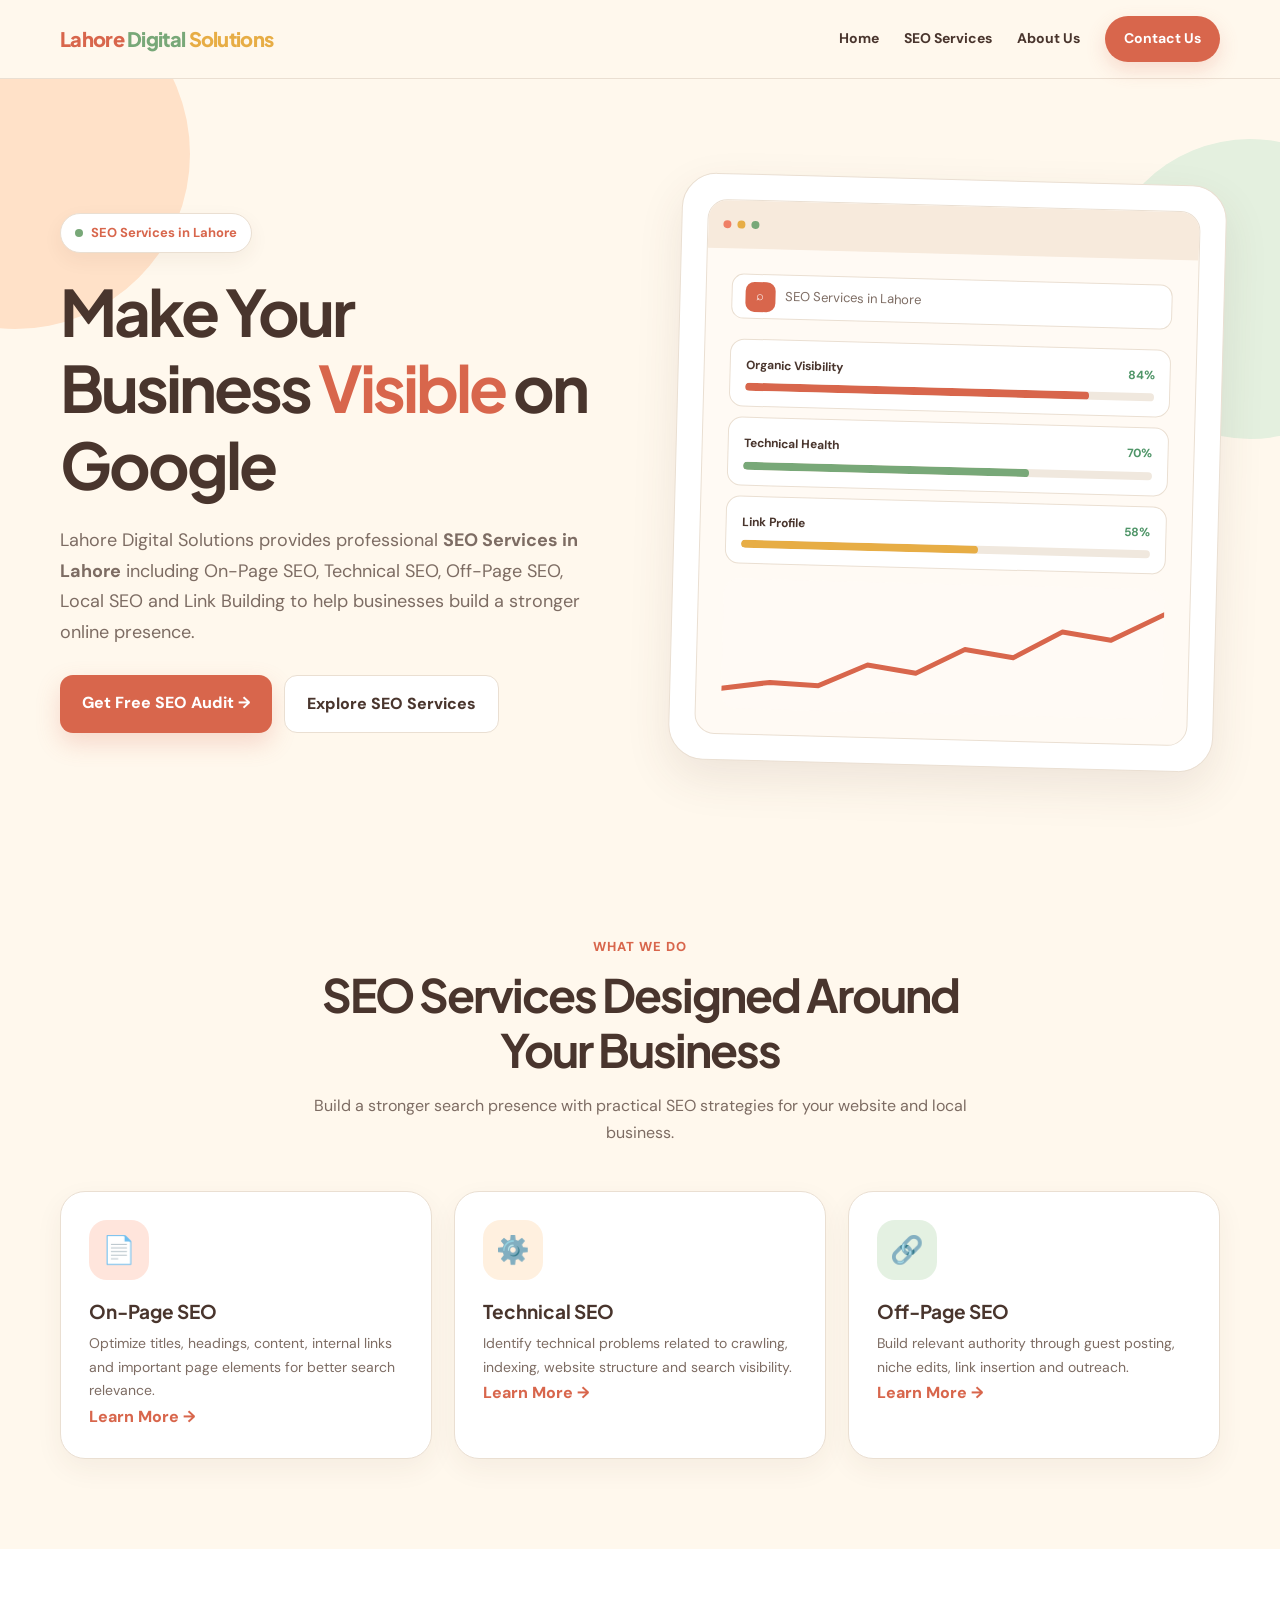
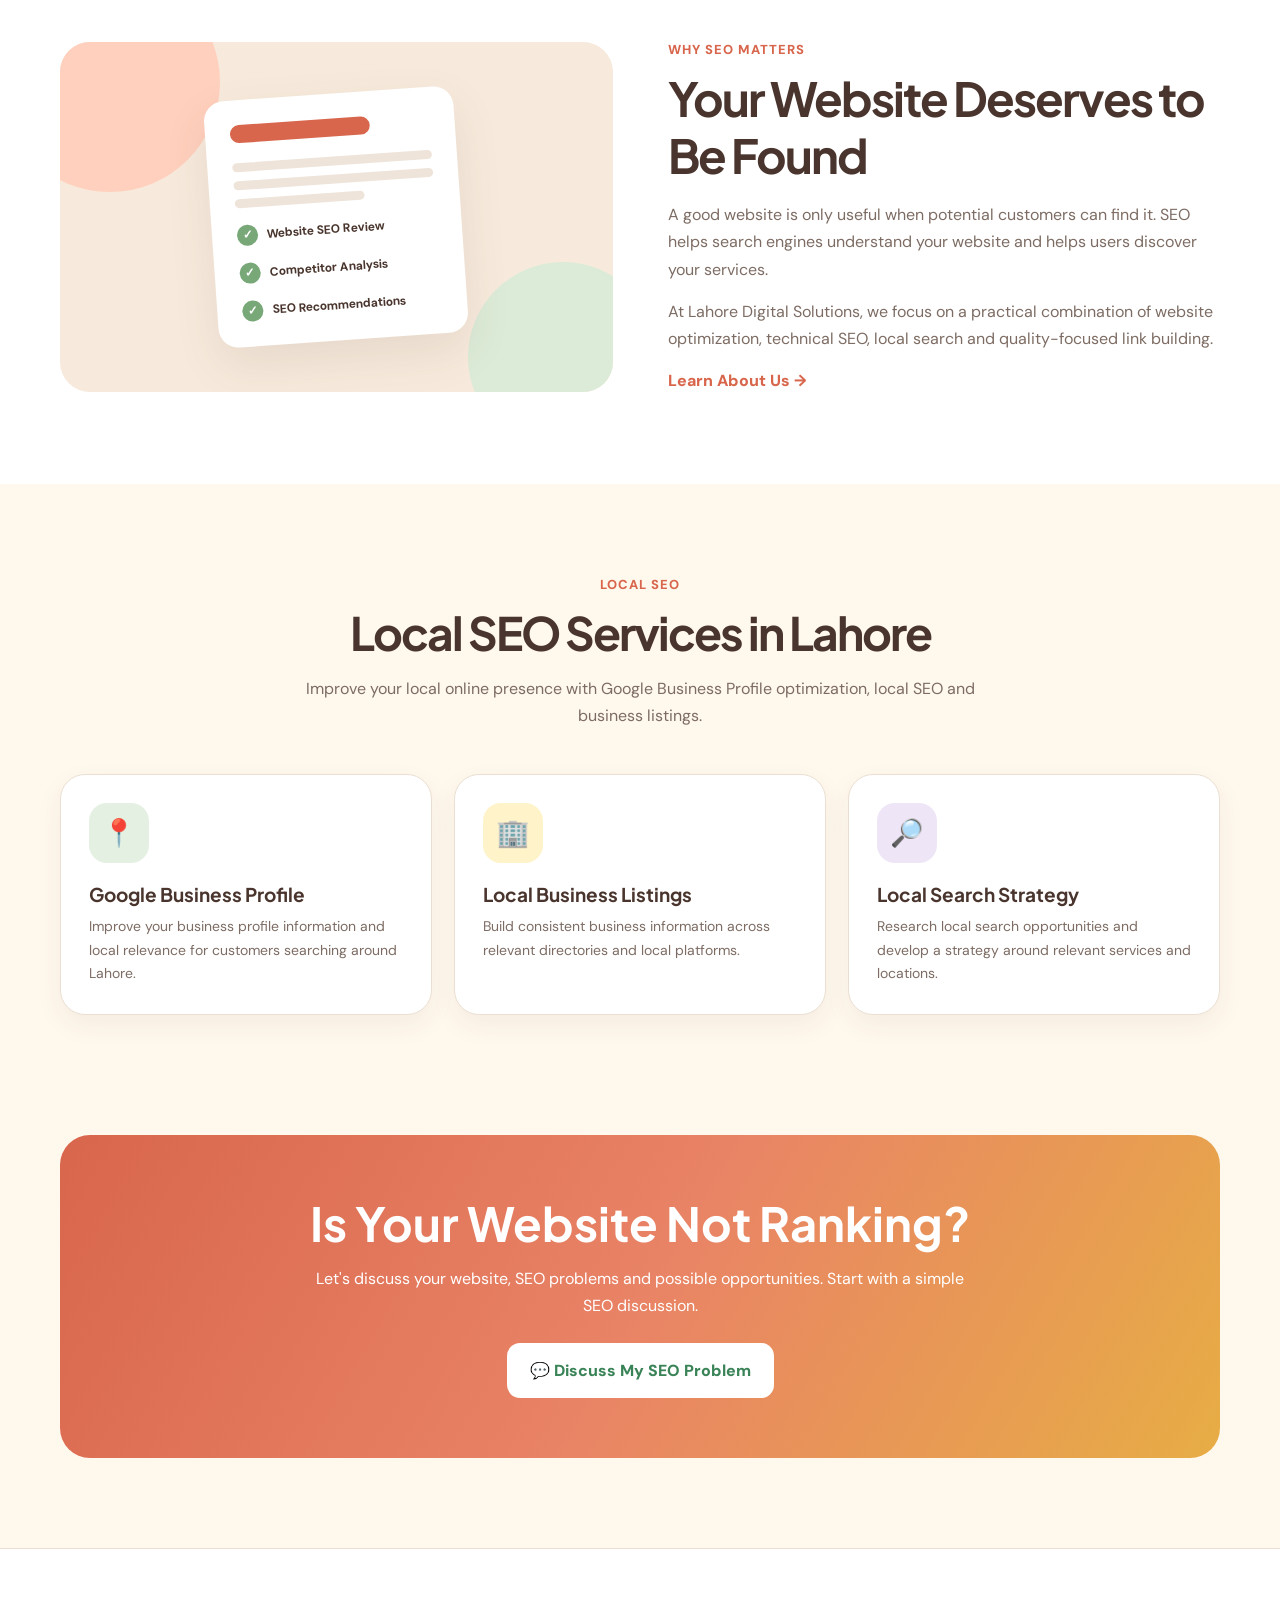
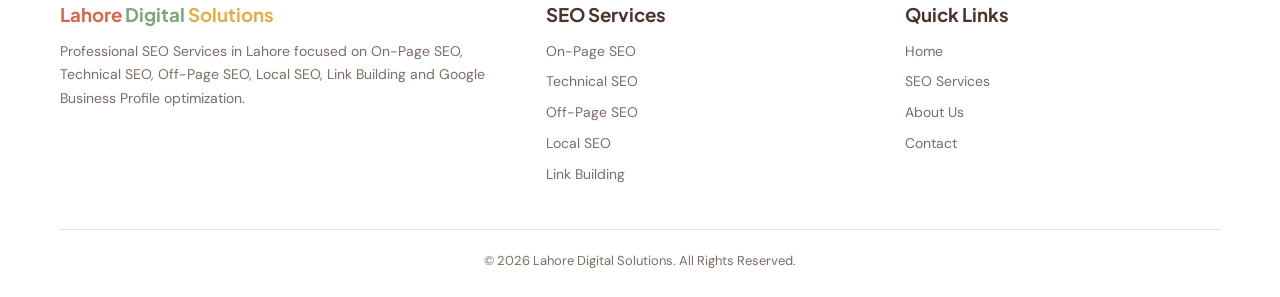
<file: index.html>
<!DOCTYPE html>
<html lang="en">
<head>
<meta charset="UTF-8">
<meta name="viewport" content="width=device-width, initial-scale=1.0">

<title>SEO Services in Lahore | Lahore Digital Solutions</title>

<meta name="description" content="Lahore Digital Solutions provides professional SEO services in Lahore including On-Page SEO, Technical SEO, Off-Page SEO, Local SEO and Link Building.">

<link rel="canonical" href="https://lahoredigitalsolutions.github.io/">

<meta name="google-site-verification" content="moa__p4BaNwnkNGadOyNpuezdPwiZvLxVuAFObQTD9s">

<link rel="preconnect" href="https://fonts.googleapis.com">
<link rel="preconnect" href="https://fonts.gstatic.com" crossorigin>
<link href="https://fonts.googleapis.com/css2?family=DM+Sans:wght@400;500;600;700&family=Plus+Jakarta+Sans:wght@600;700;800&display=swap" rel="stylesheet">

<style>
:root{
--cream:#fff8ed;
--cream2:#fff1dc;
--white:#fffdf9;
--brown:#49352d;
--muted:#7d6c63;
--terracotta:#d8664c;
--coral:#ef8066;
--sage:#78a878;
--green:#4f9568;
--peach:#ffc49b;
--gold:#e7ad45;
--lavender:#b69ad9;
--border:#eadfd2;
--shadow:0 18px 45px rgba(92,63,45,.10);
}

*{margin:0;padding:0;box-sizing:border-box;scroll-behavior:smooth}

body{
font-family:"DM Sans",sans-serif;
background:var(--cream);
color:var(--brown);
line-height:1.7;
}

h1,h2,h3,h4{
font-family:"Plus Jakarta Sans",sans-serif;
line-height:1.2;
}

a{text-decoration:none;color:inherit}

.container{
width:min(1160px,92%);
margin:auto;
}

header{
position:sticky;
top:0;
z-index:1000;
background:rgba(255,248,237,.94);
backdrop-filter:blur(15px);
border-bottom:1px solid var(--border);
}

.nav{
min-height:78px;
display:flex;
align-items:center;
justify-content:space-between;
gap:25px;
}

.logo{
font-family:"Plus Jakarta Sans";
font-size:20px;
font-weight:800;
letter-spacing:-.7px;
}

.logo .a{color:var(--terracotta)}
.logo .b{color:var(--sage)}
.logo .c{color:var(--gold)}

.navlinks{
display:flex;
align-items:center;
gap:25px;
font-size:14px;
font-weight:700;
}

.navlinks a:hover{color:var(--terracotta)}

.nav-cta{
background:var(--terracotta);
color:white!important;
padding:11px 19px;
border-radius:50px;
box-shadow:0 8px 20px rgba(216,102,76,.20);
}

.menu{
display:none;
border:0;
background:none;
font-size:27px;
color:var(--brown);
cursor:pointer;
}

.hero{
padding:100px 0 80px;
position:relative;
overflow:hidden;
}

.hero:before{
content:"";
position:absolute;
width:350px;
height:350px;
border-radius:50%;
background:#ffe1c8;
left:-160px;
top:-100px;
z-index:-1;
}

.hero:after{
content:"";
position:absolute;
width:300px;
height:300px;
border-radius:50%;
background:#e4f0df;
right:-120px;
top:60px;
z-index:-1;
}

.hero-grid{
display:grid;
grid-template-columns:1fr 1fr;
gap:70px;
align-items:center;
}

.badge{
display:inline-flex;
gap:8px;
align-items:center;
background:white;
border:1px solid var(--border);
padding:8px 14px;
border-radius:50px;
font-size:13px;
font-weight:700;
color:var(--terracotta);
margin-bottom:20px;
box-shadow:0 7px 20px rgba(80,50,30,.06);
}

.badge i{
width:8px;
height:8px;
background:var(--sage);
border-radius:50%;
}

.hero h1{
font-size:clamp(42px,5vw,67px);
letter-spacing:-3px;
margin-bottom:22px;
}

.hero h1 span{color:var(--terracotta)}

.hero p{
color:var(--muted);
font-size:18px;
max-width:600px;
margin-bottom:28px;
}

.buttons{
display:flex;
flex-wrap:wrap;
gap:12px;
}

.btn{
display:inline-block;
padding:14px 22px;
border-radius:13px;
font-weight:800;
transition:.25s;
}

.btn:hover{transform:translateY(-3px)}

.btn-main{
background:var(--terracotta);
color:white;
box-shadow:0 10px 24px rgba(216,102,76,.22);
}

.btn-light{
background:white;
border:1px solid var(--border);
}

.hero-art{
background:white;
border:1px solid var(--border);
border-radius:35px;
padding:25px;
box-shadow:var(--shadow);
transform:rotate(1.5deg);
}

.browser{
border:1px solid var(--border);
border-radius:20px;
overflow:hidden;
background:#fffaf4;
}

.browser-top{
height:48px;
display:flex;
align-items:center;
gap:6px;
padding:0 15px;
background:#f7eadc;
}

.browser-top i{
width:8px;
height:8px;
border-radius:50%;
}

.browser-top i:nth-child(1){background:var(--coral)}
.browser-top i:nth-child(2){background:var(--gold)}
.browser-top i:nth-child(3){background:var(--sage)}

.browser-body{padding:25px}

.search{
height:45px;
background:white;
border:1px solid var(--border);
border-radius:12px;
display:flex;
align-items:center;
padding:0 13px;
font-size:13px;
color:var(--muted);
margin-bottom:20px;
}

.search span{
background:var(--terracotta);
color:white;
width:30px;
height:30px;
border-radius:9px;
display:grid;
place-items:center;
margin-right:10px;
}

.metric{
background:white;
border:1px solid var(--border);
padding:15px;
border-radius:14px;
margin:10px 0;
}

.metric-top{
display:flex;
justify-content:space-between;
font-size:12px;
font-weight:700;
margin-bottom:8px;
}

.metric-top strong{color:var(--green)}

.bar{
height:8px;
background:#f0e8de;
border-radius:20px;
overflow:hidden;
}

.bar span{
display:block;
height:100%;
border-radius:20px;
}

.bar.one span{width:84%;background:var(--terracotta)}
.bar.two span{width:70%;background:var(--sage)}
.bar.three span{width:58%;background:var(--gold)}

.graph{
height:130px;
margin-top:15px;
background:#fffaf5;
border-radius:15px;
overflow:hidden;
}

.graph svg{width:100%;height:100%}

section{padding:90px 0}

.heading{
text-align:center;
max-width:720px;
margin:0 auto 45px;
}

.label{
color:var(--terracotta);
font-size:13px;
font-weight:800;
text-transform:uppercase;
letter-spacing:1px;
margin-bottom:9px;
}

.heading h2{
font-size:clamp(32px,4vw,46px);
letter-spacing:-2px;
margin-bottom:14px;
}

.heading p{color:var(--muted)}

.cards{
display:grid;
grid-template-columns:repeat(3,1fr);
gap:22px;
}

.card{
background:white;
border:1px solid var(--border);
padding:28px;
border-radius:25px;
box-shadow:0 10px 28px rgba(80,55,40,.06);
transition:.3s;
}

.card:hover{
transform:translateY(-7px);
box-shadow:var(--shadow);
}

.icon{
width:60px;
height:60px;
border-radius:18px;
display:grid;
place-items:center;
font-size:27px;
margin-bottom:20px;
}

.terracotta{background:#ffe5dc}
.sage{background:#e4f1e2}
.peach{background:#fff0df}
.gold{background:#fff3c9}
.lavender{background:#eee6f7}

.card h3{font-size:19px;margin-bottom:9px}
.card p{color:var(--muted);font-size:14px}

.short{
background:white;
}

.two-col{
display:grid;
grid-template-columns:1fr 1fr;
gap:55px;
align-items:center;
}

.info-art{
background:#f7eadc;
border-radius:30px;
min-height:350px;
position:relative;
overflow:hidden;
}

.blob{
position:absolute;
border-radius:50%;
}

.blob.one{
width:220px;
height:220px;
background:#ffd0bd;
top:-70px;
left:-60px;
}

.blob.two{
width:190px;
height:190px;
background:#dcebd7;
right:-45px;
bottom:-60px;
}

.audit-card{
position:absolute;
width:250px;
background:white;
border-radius:20px;
padding:25px;
left:50%;
top:50%;
transform:translate(-50%,-50%) rotate(-4deg);
box-shadow:var(--shadow);
}

.audit-title{
height:18px;
width:70%;
background:var(--terracotta);
border-radius:10px;
margin-bottom:20px;
}

.line{
height:9px;
background:#eee4da;
border-radius:10px;
margin:9px 0;
}

.line.short{width:65%}

.tick{
margin-top:17px;
font-size:12px;
font-weight:700;
}

.tick span{
display:inline-grid;
place-items:center;
width:21px;
height:21px;
border-radius:50%;
background:var(--sage);
color:white;
margin-right:6px;
}

.two-col h2{
font-size:clamp(33px,4vw,47px);
letter-spacing:-2px;
margin-bottom:18px;
}

.two-col p{
color:var(--muted);
margin-bottom:15px;
}

.link{
color:var(--terracotta);
font-weight:800;
}

.mini-list{
display:grid;
grid-template-columns:1fr 1fr;
gap:10px;
margin-top:20px;
}

.mini-list div{
background:var(--cream);
padding:12px;
border-radius:12px;
font-size:13px;
font-weight:700;
}

.cta{
padding:30px 0 90px;
}

.cta-box{
background:linear-gradient(120deg,#d8664c,#e98366,#e7ad45);
border-radius:30px;
padding:60px 35px;
text-align:center;
color:white;
position:relative;
overflow:hidden;
}

.cta-box h2{
font-size:clamp(32px,4vw,47px);
margin-bottom:13px;
}

.cta-box p{
max-width:650px;
margin:0 auto 24px;
}

.whatsapp{
display:inline-block;
background:white;
color:#398357;
padding:14px 23px;
border-radius:13px;
font-weight:800;
}

footer{
background:white;
border-top:1px solid var(--border);
padding:55px 0 25px;
}

.footer-grid{
display:grid;
grid-template-columns:1.4fr 1fr 1fr;
gap:45px;
margin-bottom:35px;
}

footer h3{margin-bottom:13px}
footer p,footer li{color:var(--muted);font-size:14px}
footer ul{list-style:none}
footer li{margin:7px 0}
footer a:hover{color:var(--terracotta)}

.copy{
border-top:1px solid var(--border);
padding-top:20px;
text-align:center;
color:var(--muted);
font-size:13px;
}

@media(max-width:900px){
.navlinks{
display:none;
position:absolute;
top:78px;
left:4%;
right:4%;
background:white;
padding:20px;
border-radius:18px;
box-shadow:var(--shadow);
flex-direction:column;
align-items:stretch;
}
.navlinks.active{display:flex}
.menu{display:block}
.hero-grid,.two-col{grid-template-columns:1fr}
.cards{grid-template-columns:1fr 1fr}
.footer-grid{grid-template-columns:1fr 1fr}
}

@media(max-width:600px){
.hero{padding-top:65px}
.hero h1{letter-spacing:-2px}
section{padding:70px 0}
.cards,.footer-grid{grid-template-columns:1fr}
.mini-list{grid-template-columns:1fr}
.cta-box{padding:45px 22px}
}
</style>
</head>

<body>

<header>
<div class="container nav">

<a href="index.html" class="logo">
<span class="a">Lahore</span>
<span class="b"> Digital</span>
<span class="c"> Solutions</span>
</a>

<button class="menu" onclick="toggleMenu()">☰</button>

<nav class="navlinks" id="nav">
<a href="index.html">Home</a>
<a href="services.html">SEO Services</a>
<a href="about.html">About Us</a>
<a href="contact.html" class="nav-cta">Contact Us</a>
</nav>

</div>
</header>

<main>

<section class="hero">
<div class="container hero-grid">

<div>

<div class="badge">
<i></i>
SEO Services in Lahore
</div>

<h1>
Make Your Business
<span>Visible</span> on Google
</h1>

<p>
Lahore Digital Solutions provides professional
<strong>SEO Services in Lahore</strong> including
On-Page SEO, Technical SEO, Off-Page SEO, Local SEO
and Link Building to help businesses build a stronger
online presence.
</p>

<div class="buttons">
<a href="contact.html" class="btn btn-main">Get Free SEO Audit →</a>
<a href="services.html" class="btn btn-light">Explore SEO Services</a>
</div>

</div>

<div class="hero-art">

<div class="browser">

<div class="browser-top">
<i></i><i></i><i></i>
</div>

<div class="browser-body">

<div class="search">
<span>⌕</span>
SEO Services in Lahore
</div>

<div class="metric">
<div class="metric-top">
Organic Visibility
<strong>84%</strong>
</div>
<div class="bar one"><span></span></div>
</div>

<div class="metric">
<div class="metric-top">
Technical Health
<strong>70%</strong>
</div>
<div class="bar two"><span></span></div>
</div>

<div class="metric">
<div class="metric-top">
Link Profile
<strong>58%</strong>
</div>
<div class="bar three"><span></span></div>
</div>

<div class="graph">
<svg viewBox="0 0 500 130" preserveAspectRatio="none">
<polyline
points="0,110 55,103 110,105 165,83 220,90 275,65 330,72 385,45 440,52 500,25"
fill="none"
stroke="#d8664c"
stroke-width="5"
stroke-linecap="round"
stroke-linejoin="round"/>
</svg>
</div>

</div>
</div>
</div>

</div>
</section>


<section>
<div class="container">

<div class="heading">
<div class="label">What We Do</div>
<h2>SEO Services Designed Around Your Business</h2>
<p>
Build a stronger search presence with practical SEO strategies
for your website and local business.
</p>
</div>

<div class="cards">

<div class="card">
<div class="icon terracotta">📄</div>
<h3>On-Page SEO</h3>
<p>
Optimize titles, headings, content, internal links and
important page elements for better search relevance.
</p>
<a class="link" href="services.html#on-page">Learn More →</a>
</div>

<div class="card">
<div class="icon peach">⚙️</div>
<h3>Technical SEO</h3>
<p>
Identify technical problems related to crawling, indexing,
website structure and search visibility.
</p>
<a class="link" href="services.html#technical">Learn More →</a>
</div>

<div class="card">
<div class="icon sage">🔗</div>
<h3>Off-Page SEO</h3>
<p>
Build relevant authority through guest posting, niche edits,
link insertion and outreach.
</p>
<a class="link" href="services.html#off-page">Learn More →</a>
</div>

</div>

</div>
</section>


<section class="short">
<div class="container two-col">

<div class="info-art">

<div class="blob one"></div>
<div class="blob two"></div>

<div class="audit-card">
<div class="audit-title"></div>
<div class="line"></div>
<div class="line"></div>
<div class="line short"></div>

<div class="tick">
<span>✓</span> Website SEO Review
</div>

<div class="tick">
<span>✓</span> Competitor Analysis
</div>

<div class="tick">
<span>✓</span> SEO Recommendations
</div>
</div>

</div>

<div>

<div class="label">Why SEO Matters</div>

<h2>
Your Website Deserves to Be Found
</h2>

<p>
A good website is only useful when potential customers can
find it. SEO helps search engines understand your website
and helps users discover your services.
</p>

<p>
At Lahore Digital Solutions, we focus on a practical combination
of website optimization, technical SEO, local search and
quality-focused link building.
</p>

<a href="about.html" class="link">Learn About Us →</a>

</div>

</div>
</section>


<section>
<div class="container">

<div class="heading">
<div class="label">Local SEO</div>
<h2>Local SEO Services in Lahore</h2>
<p>
Improve your local online presence with Google Business Profile
optimization, local SEO and business listings.
</p>
</div>

<div class="cards">

<div class="card">
<div class="icon sage">📍</div>
<h3>Google Business Profile</h3>
<p>
Improve your business profile information and local relevance
for customers searching around Lahore.
</p>
</div>

<div class="card">
<div class="icon gold">🏢</div>
<h3>Local Business Listings</h3>
<p>
Build consistent business information across relevant
directories and local platforms.
</p>
</div>

<div class="card">
<div class="icon lavender">🔎</div>
<h3>Local Search Strategy</h3>
<p>
Research local search opportunities and develop a strategy
around relevant services and locations.
</p>
</div>

</div>

</div>
</section>


<section class="cta">
<div class="container">

<div class="cta-box">

<h2>Is Your Website Not Ranking?</h2>

<p>
Let's discuss your website, SEO problems and possible
opportunities. Start with a simple SEO discussion.
</p>

<a href="contact.html" class="whatsapp">
💬 Discuss My SEO Problem
</a>

</div>

</div>
</section>

</main>


<footer>
<div class="container">

<div class="footer-grid">

<div>
<h3>
<span style="color:#d8664c">Lahore</span>
<span style="color:#78a878"> Digital</span>
<span style="color:#e7ad45"> Solutions</span>
</h3>

<p>
Professional SEO Services in Lahore focused on
On-Page SEO, Technical SEO, Off-Page SEO, Local SEO,
Link Building and Google Business Profile optimization.
</p>
</div>

<div>
<h3>SEO Services</h3>
<ul>
<li><a href="services.html#on-page">On-Page SEO</a></li>
<li><a href="services.html#technical">Technical SEO</a></li>
<li><a href="services.html#off-page">Off-Page SEO</a></li>
<li><a href="services.html#local">Local SEO</a></li>
<li><a href="services.html#link-building">Link Building</a></li>
</ul>
</div>

<div>
<h3>Quick Links</h3>
<ul>
<li><a href="index.html">Home</a></li>
<li><a href="services.html">SEO Services</a></li>
<li><a href="about.html">About Us</a></li>
<li><a href="contact.html">Contact</a></li>
</ul>
</div>

</div>

<div class="copy">
© <span id="year"></span> Lahore Digital Solutions. All Rights Reserved.
</div>

</div>
</footer>

<script>
function toggleMenu(){
document.getElementById("nav").classList.toggle("active");
}

document.querySelectorAll(".navlinks a").forEach(function(link){
link.addEventListener("click",function(){
document.getElementById("nav").classList.remove("active");
});
});

document.getElementById("year").textContent=new Date().getFullYear();
</script>

</body>
</html>
</file>
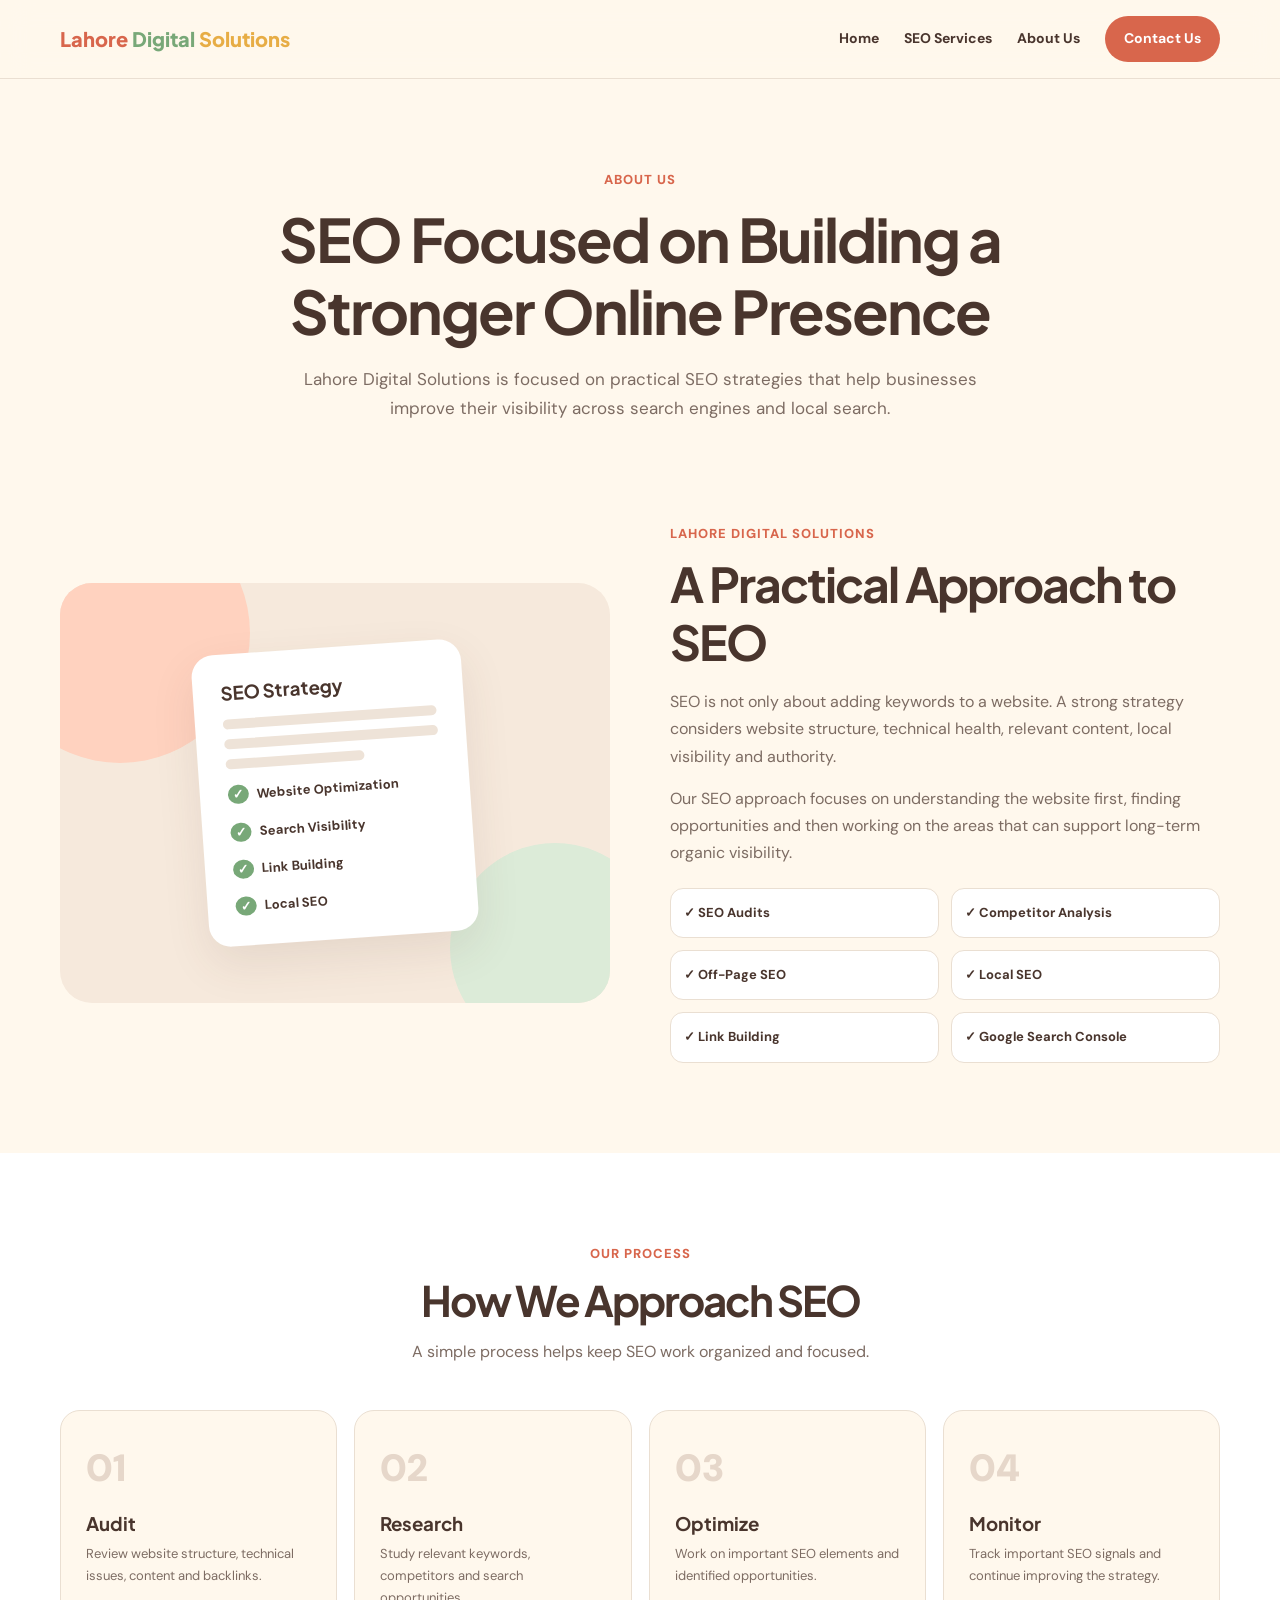
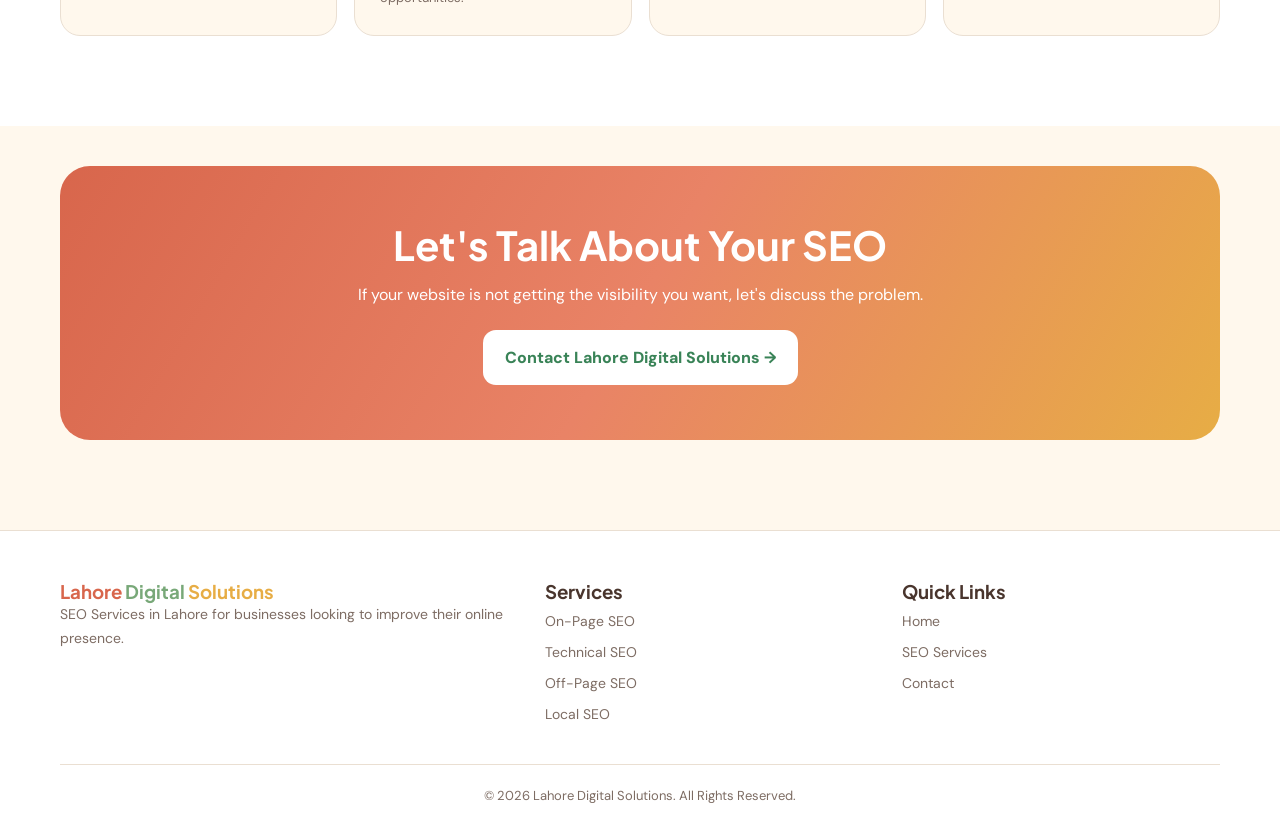
<file: about.html>
<!DOCTYPE html>
<html lang="en">
<head>
<meta charset="UTF-8">
<meta name="viewport" content="width=device-width, initial-scale=1.0">

<title>About Lahore Digital Solutions | SEO Expert in Lahore</title>

<meta name="description" content="Learn about Lahore Digital Solutions, an SEO-focused service provider in Lahore offering On-Page SEO, Technical SEO, Off-Page SEO, Local SEO and Link Building.">

<link rel="canonical" href="https://lahoredigitalsolutions.github.io/about.html">

<link href="https://fonts.googleapis.com/css2?family=DM+Sans:wght@400;500;600;700&family=Plus+Jakarta+Sans:wght@600;700;800&display=swap" rel="stylesheet">

<style>
:root{
--cream:#fff8ed;--white:#fffdf9;--brown:#49352d;--muted:#7d6c63;
--terra:#d8664c;--sage:#78a878;--gold:#e7ad45;--peach:#ffc49b;
--lav:#b69ad9;--border:#eadfd2;--shadow:0 18px 45px rgba(92,63,45,.10)
}
*{margin:0;padding:0;box-sizing:border-box;scroll-behavior:smooth}
body{font-family:"DM Sans",sans-serif;background:var(--cream);color:var(--brown);line-height:1.7}
h1,h2,h3{font-family:"Plus Jakarta Sans";line-height:1.2}
a{text-decoration:none;color:inherit}
.container{width:min(1160px,92%);margin:auto}
header{position:sticky;top:0;z-index:100;background:rgba(255,248,237,.95);backdrop-filter:blur(15px);border-bottom:1px solid var(--border)}
.nav{min-height:78px;display:flex;align-items:center;justify-content:space-between}
.logo{font-family:"Plus Jakarta Sans";font-size:20px;font-weight:800}
.logo span:nth-child(1){color:var(--terra)}.logo span:nth-child(2){color:var(--sage)}.logo span:nth-child(3){color:var(--gold)}
.navlinks{display:flex;gap:25px;align-items:center;font-size:14px;font-weight:700}
.navlinks a:hover{color:var(--terra)}
.navcta{background:var(--terra);color:white!important;padding:11px 19px;border-radius:50px}
.menu{display:none;border:0;background:none;font-size:27px;color:var(--brown)}
.hero{text-align:center;padding:90px 0 70px}
.label{color:var(--terra);font-size:13px;font-weight:800;text-transform:uppercase;letter-spacing:1px}
.hero h1{font-size:clamp(40px,5vw,60px);letter-spacing:-2px;max-width:850px;margin:12px auto 18px}
.hero p{max-width:720px;margin:auto;color:var(--muted);font-size:17px}
.about{padding:30px 0 90px}
.two{display:grid;grid-template-columns:1fr 1fr;gap:60px;align-items:center}
.art{height:420px;background:#f6e9dc;border-radius:32px;position:relative;overflow:hidden}
.circle{position:absolute;border-radius:50%}
.c1{width:260px;height:260px;background:#ffd2bf;left:-70px;top:-80px}
.c2{width:210px;height:210px;background:#dcebd8;right:-50px;bottom:-50px}
.card{position:absolute;background:white;width:270px;padding:28px;border-radius:22px;left:50%;top:50%;transform:translate(-50%,-50%) rotate(-4deg);box-shadow:var(--shadow)}
.card h3{margin-bottom:15px}
.line{height:10px;background:#eee3d8;border-radius:10px;margin:10px 0}
.line.s{width:65%}
.check{margin-top:15px;font-size:13px;font-weight:700}
.check span{background:var(--sage);color:white;border-radius:50%;padding:1px 5px;margin-right:5px}
.content h2{font-size:clamp(34px,4vw,48px);letter-spacing:-2px;margin:10px 0 18px}
.content p{color:var(--muted);margin-bottom:15px}
.features{display:grid;grid-template-columns:1fr 1fr;gap:12px;margin-top:22px}
.feature{background:white;border:1px solid var(--border);padding:13px;border-radius:13px;font-size:13px;font-weight:700}
.process{background:white;padding:90px 0}
.heading{text-align:center;max-width:720px;margin:0 auto 45px}
.heading h2{font-size:42px;letter-spacing:-2px;margin:10px 0 13px}
.heading p{color:var(--muted)}
.steps{display:grid;grid-template-columns:repeat(4,1fr);gap:17px}
.step{border:1px solid var(--border);border-radius:20px;padding:25px;background:var(--cream)}
.num{font-size:38px;font-weight:900;color:#e6d7ca}
.step h3{margin:12px 0 8px}
.step p{color:var(--muted);font-size:13px}
.cta{padding:40px 0 90px}
.ctabox{background:linear-gradient(120deg,#d8664c,#e98366,#e7ad45);color:white;text-align:center;border-radius:30px;padding:55px 25px}
.ctabox h2{font-size:40px;margin-bottom:12px}.ctabox p{margin-bottom:22px}
.btn{display:inline-block;background:white;color:#398357;padding:14px 22px;border-radius:13px;font-weight:800}
footer{background:white;border-top:1px solid var(--border);padding:50px 0 25px}
.footergrid{display:grid;grid-template-columns:1.4fr 1fr 1fr;gap:40px;margin-bottom:30px}
footer p,footer li{color:var(--muted);font-size:14px}footer ul{list-style:none}footer li{margin:7px 0}
.copy{text-align:center;border-top:1px solid var(--border);padding-top:20px;color:var(--muted);font-size:13px}
@media(max-width:850px){
.navlinks{display:none;position:absolute;top:78px;left:4%;right:4%;background:white;padding:20px;border-radius:18px;box-shadow:var(--shadow);flex-direction:column}
.navlinks.active{display:flex}.menu{display:block}.two{grid-template-columns:1fr}.steps{grid-template-columns:1fr 1fr}.footergrid{grid-template-columns:1fr}
}
@media(max-width:550px){.steps,.features{grid-template-columns:1fr}}
</style>
</head>

<body>

<header>
<div class="container nav">

<a href="index.html" class="logo">
<span>Lahore</span><span> Digital</span><span> Solutions</span>
</a>

<button class="menu" onclick="toggleMenu()">☰</button>

<nav class="navlinks" id="nav">
<a href="index.html">Home</a>
<a href="services.html">SEO Services</a>
<a href="about.html">About Us</a>
<a href="contact.html" class="navcta">Contact Us</a>
</nav>

</div>
</header>

<section class="hero">
<div class="container">
<div class="label">About Us</div>
<h1>SEO Focused on Building a Stronger Online Presence</h1>
<p>
Lahore Digital Solutions is focused on practical SEO strategies
that help businesses improve their visibility across search engines
and local search.
</p>
</div>
</section>

<section class="about">
<div class="container two">

<div class="art">
<div class="circle c1"></div>
<div class="circle c2"></div>

<div class="card">
<h3>SEO Strategy</h3>
<div class="line"></div>
<div class="line"></div>
<div class="line s"></div>

<div class="check"><span>✓</span> Website Optimization</div>
<div class="check"><span>✓</span> Search Visibility</div>
<div class="check"><span>✓</span> Link Building</div>
<div class="check"><span>✓</span> Local SEO</div>
</div>
</div>

<div class="content">

<div class="label">Lahore Digital Solutions</div>

<h2>
A Practical Approach to SEO
</h2>

<p>
SEO is not only about adding keywords to a website. A strong
strategy considers website structure, technical health,
relevant content, local visibility and authority.
</p>

<p>
Our SEO approach focuses on understanding the website first,
finding opportunities and then working on the areas that can
support long-term organic visibility.
</p>

<div class="features">
<div class="feature">✓ SEO Audits</div>
<div class="feature">✓ Competitor Analysis</div>
<div class="feature">✓ Off-Page SEO</div>
<div class="feature">✓ Local SEO</div>
<div class="feature">✓ Link Building</div>
<div class="feature">✓ Google Search Console</div>
</div>

</div>

</div>
</section>

<section class="process">
<div class="container">

<div class="heading">
<div class="label">Our Process</div>
<h2>How We Approach SEO</h2>
<p>
A simple process helps keep SEO work organized and focused.
</p>
</div>

<div class="steps">

<div class="step">
<div class="num">01</div>
<h3>Audit</h3>
<p>Review website structure, technical issues, content and backlinks.</p>
</div>

<div class="step">
<div class="num">02</div>
<h3>Research</h3>
<p>Study relevant keywords, competitors and search opportunities.</p>
</div>

<div class="step">
<div class="num">03</div>
<h3>Optimize</h3>
<p>Work on important SEO elements and identified opportunities.</p>
</div>

<div class="step">
<div class="num">04</div>
<h3>Monitor</h3>
<p>Track important SEO signals and continue improving the strategy.</p>
</div>

</div>
</div>
</section>

<section class="cta">
<div class="container">
<div class="ctabox">
<h2>Let's Talk About Your SEO</h2>
<p>
If your website is not getting the visibility you want,
let's discuss the problem.
</p>
<a href="contact.html" class="btn">Contact Lahore Digital Solutions →</a>
</div>
</div>
</section>

<footer>
<div class="container">

<div class="footergrid">

<div>
<h3>
<span style="color:#d8664c">Lahore</span>
<span style="color:#78a878"> Digital</span>
<span style="color:#e7ad45"> Solutions</span>
</h3>
<p>SEO Services in Lahore for businesses looking to improve their online presence.</p>
</div>

<div>
<h3>Services</h3>
<ul>
<li><a href="services.html#on-page">On-Page SEO</a></li>
<li><a href="services.html#technical">Technical SEO</a></li>
<li><a href="services.html#off-page">Off-Page SEO</a></li>
<li><a href="services.html#local">Local SEO</a></li>
</ul>
</div>

<div>
<h3>Quick Links</h3>
<ul>
<li><a href="index.html">Home</a></li>
<li><a href="services.html">SEO Services</a></li>
<li><a href="contact.html">Contact</a></li>
</ul>
</div>

</div>

<div class="copy">
© <span id="year"></span> Lahore Digital Solutions. All Rights Reserved.
</div>

</div>
</footer>

<script>
function toggleMenu(){document.getElementById("nav").classList.toggle("active")}
document.getElementById("year").textContent=new Date().getFullYear();
</script>

</body>
</html>
</file>
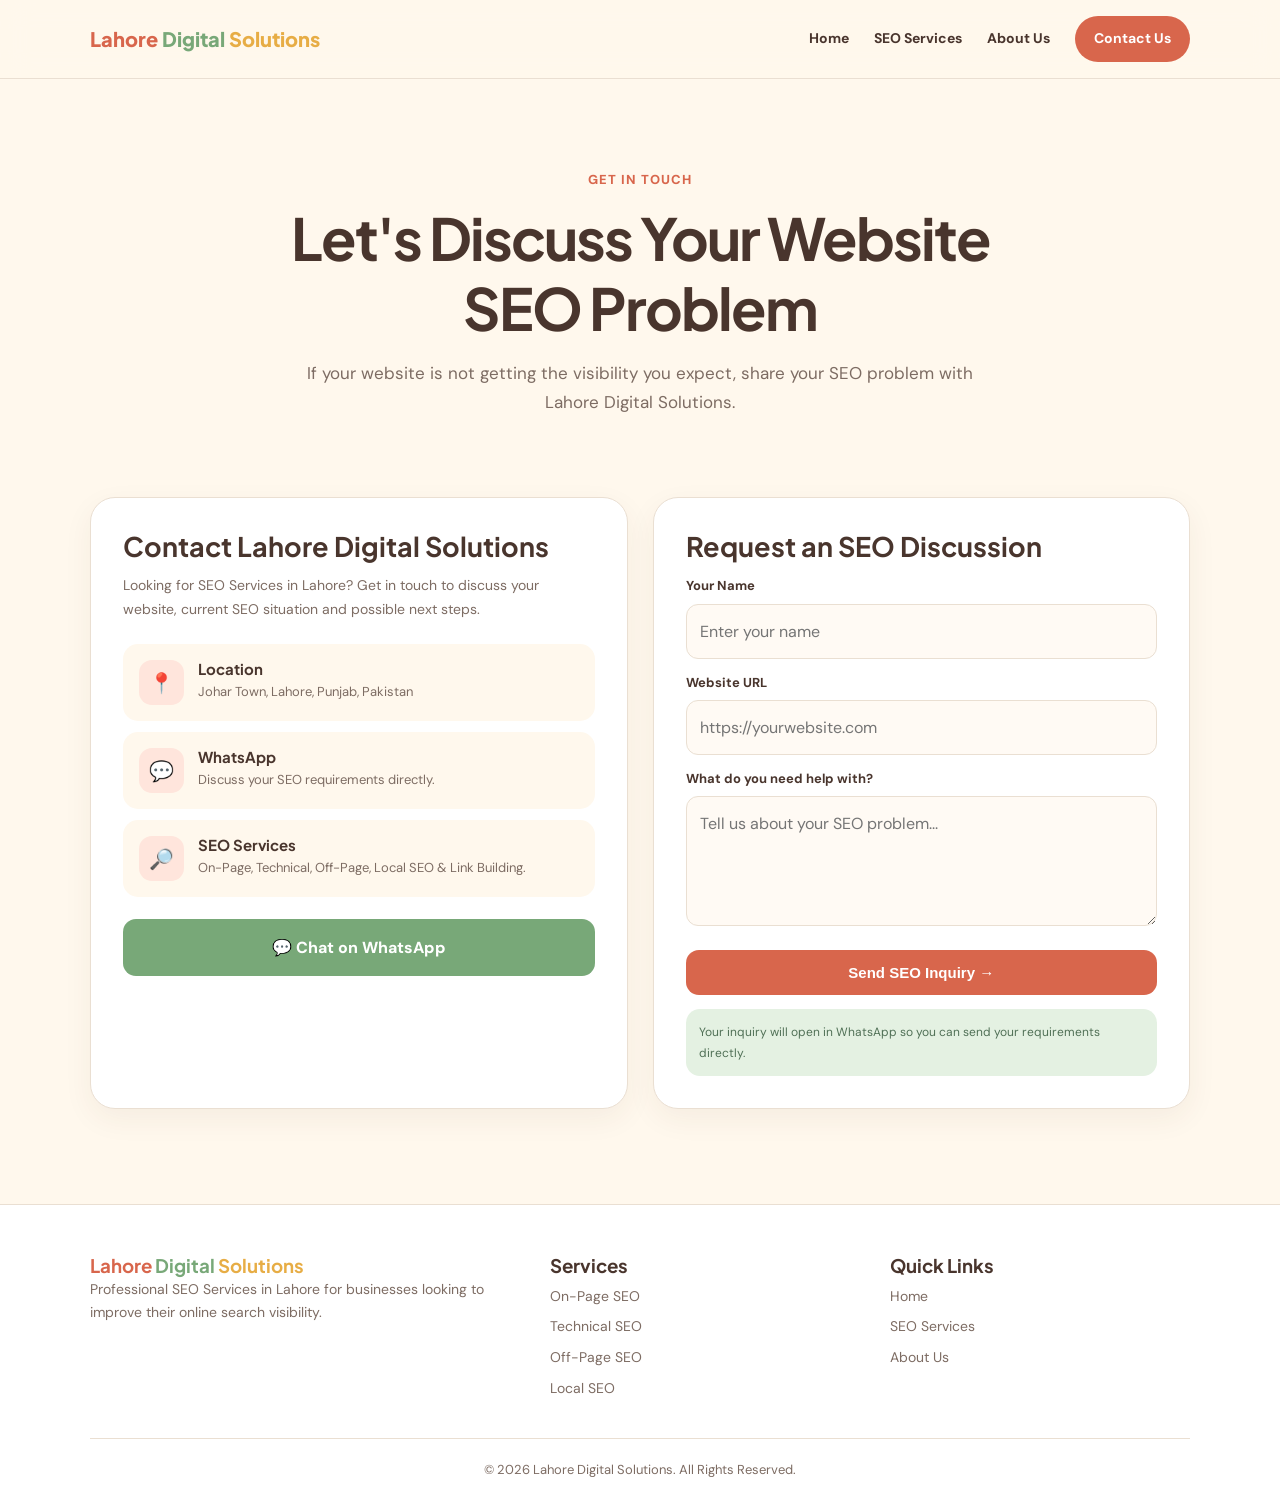
<file: contact.html>
<!DOCTYPE html>
<html lang="en">
<head>
<meta charset="UTF-8">
<meta name="viewport" content="width=device-width, initial-scale=1.0">

<title>Contact SEO Expert in Lahore | Lahore Digital Solutions</title>

<meta name="description" content="Contact Lahore Digital Solutions for SEO Services in Lahore, SEO audits, Local SEO, Technical SEO, Off-Page SEO and Link Building. Discuss your website SEO problem on WhatsApp.">

<link rel="canonical" href="https://lahoredigitalsolutions.github.io/contact.html">

<link href="https://fonts.googleapis.com/css2?family=DM+Sans:wght@400;500;600;700&family=Plus+Jakarta+Sans:wght@600;700;800&display=swap" rel="stylesheet">

<style>
:root{
--cream:#fff8ed;--white:#fffdf9;--brown:#49352d;--muted:#7d6c63;
--terra:#d8664c;--sage:#78a878;--gold:#e7ad45;--peach:#ffc49b;
--border:#eadfd2;--shadow:0 18px 45px rgba(92,63,45,.10)
}
*{margin:0;padding:0;box-sizing:border-box;scroll-behavior:smooth}
body{font-family:"DM Sans",sans-serif;background:var(--cream);color:var(--brown);line-height:1.7}
h1,h2,h3{font-family:"Plus Jakarta Sans";line-height:1.2}
a{text-decoration:none;color:inherit}
.container{width:min(1100px,92%);margin:auto}
header{position:sticky;top:0;z-index:100;background:rgba(255,248,237,.95);backdrop-filter:blur(15px);border-bottom:1px solid var(--border)}
.nav{min-height:78px;display:flex;align-items:center;justify-content:space-between}
.logo{font-family:"Plus Jakarta Sans";font-size:20px;font-weight:800}
.logo span:nth-child(1){color:var(--terra)}.logo span:nth-child(2){color:var(--sage)}.logo span:nth-child(3){color:var(--gold)}
.navlinks{display:flex;gap:25px;align-items:center;font-size:14px;font-weight:700}
.navlinks a:hover{color:var(--terra)}
.navcta{background:var(--terra);color:white!important;padding:11px 19px;border-radius:50px}
.menu{display:none;border:0;background:none;font-size:27px;color:var(--brown)}
.hero{text-align:center;padding:90px 0 60px}
.label{color:var(--terra);font-size:13px;font-weight:800;text-transform:uppercase;letter-spacing:1px}
.hero h1{font-size:clamp(40px,5vw,58px);letter-spacing:-2px;max-width:800px;margin:12px auto 17px}
.hero p{max-width:680px;margin:auto;color:var(--muted);font-size:17px}
.contact{padding:20px 0 95px}
.grid{display:grid;grid-template-columns:1fr 1fr;gap:25px}
.info,.form{background:white;border:1px solid var(--border);border-radius:25px;padding:32px;box-shadow:0 10px 30px rgba(80,55,40,.06)}
.info h2,.form h2{font-size:27px;margin-bottom:12px}
.info>p{color:var(--muted);font-size:14px;margin-bottom:22px}
.item{display:flex;gap:14px;align-items:flex-start;background:var(--cream);padding:16px;border-radius:15px;margin:11px 0}
.item-icon{width:45px;height:45px;border-radius:13px;background:#ffe5dc;display:grid;place-items:center;font-size:20px;flex-shrink:0}
.item h3{font-size:15px;margin-bottom:3px}.item p{color:var(--muted);font-size:13px}
.whatsapp{
display:block;text-align:center;
background:var(--sage);
color:white;
padding:15px;
border-radius:13px;
font-weight:800;
margin-top:22px;
}
.form label{display:block;font-size:13px;font-weight:700;margin:13px 0 6px}
.form input,.form textarea{
width:100%;
border:1px solid var(--border);
background:#fffaf4;
border-radius:12px;
padding:13px;
font:inherit;
color:var(--brown);
outline:none;
}
.form textarea{height:130px;resize:vertical}
.form input:focus,.form textarea:focus{border-color:var(--terra)}
.submit{
width:100%;
border:0;
background:var(--terra);
color:white;
padding:14px;
border-radius:13px;
font-weight:800;
font-size:15px;
margin-top:16px;
cursor:pointer;
}
.note{
background:#e4f1e2;
border-radius:14px;
padding:13px;
font-size:12px;
color:#507056;
margin-top:14px;
}
footer{background:white;border-top:1px solid var(--border);padding:50px 0 25px}
.footergrid{display:grid;grid-template-columns:1.4fr 1fr 1fr;gap:40px;margin-bottom:30px}
footer p,footer li{color:var(--muted);font-size:14px}
footer ul{list-style:none}footer li{margin:7px 0}
.copy{text-align:center;border-top:1px solid var(--border);padding-top:20px;color:var(--muted);font-size:13px}
@media(max-width:800px){
.navlinks{display:none;position:absolute;top:78px;left:4%;right:4%;background:white;padding:20px;border-radius:18px;box-shadow:var(--shadow);flex-direction:column}
.navlinks.active{display:flex}.menu{display:block}.grid,.footergrid{grid-template-columns:1fr}
}
</style>
</head>

<body>

<header>
<div class="container nav">

<a href="index.html" class="logo">
<span>Lahore</span><span> Digital</span><span> Solutions</span>
</a>

<button class="menu" onclick="toggleMenu()">☰</button>

<nav class="navlinks" id="nav">
<a href="index.html">Home</a>
<a href="services.html">SEO Services</a>
<a href="about.html">About Us</a>
<a href="contact.html" class="navcta">Contact Us</a>
</nav>

</div>
</header>

<section class="hero">
<div class="container">

<div class="label">Get In Touch</div>

<h1>
Let's Discuss Your Website SEO Problem
</h1>

<p>
If your website is not getting the visibility you expect,
share your SEO problem with Lahore Digital Solutions.
</p>

</div>
</section>

<section class="contact">
<div class="container grid">

<div class="info">

<h2>Contact Lahore Digital Solutions</h2>

<p>
Looking for SEO Services in Lahore? Get in touch to discuss
your website, current SEO situation and possible next steps.
</p>

<div class="item">
<div class="item-icon">📍</div>
<div>
<h3>Location</h3>
<p>Johar Town, Lahore, Punjab, Pakistan</p>
</div>
</div>

<div class="item">
<div class="item-icon">💬</div>
<div>
<h3>WhatsApp</h3>
<p>Discuss your SEO requirements directly.</p>
</div>
</div>

<div class="item">
<div class="item-icon">🔎</div>
<div>
<h3>SEO Services</h3>
<p>On-Page, Technical, Off-Page, Local SEO & Link Building.</p>
</div>
</div>

<a
href="https://wa.me/923250901475"
target="_blank"
rel="noopener"
class="whatsapp">
💬 Chat on WhatsApp
</a>

</div>


<div class="form">

<h2>Request an SEO Discussion</h2>

<form onsubmit="sendWhatsApp(event)">

<label>Your Name</label>
<input id="name" type="text" placeholder="Enter your name" required>

<label>Website URL</label>
<input id="website" type="url" placeholder="https://yourwebsite.com">

<label>What do you need help with?</label>
<textarea id="message" placeholder="Tell us about your SEO problem..." required></textarea>

<button class="submit" type="submit">
Send SEO Inquiry →
</button>

</form>

<div class="note">
Your inquiry will open in WhatsApp so you can send your
requirements directly.
</div>

</div>

</div>
</section>

<footer>
<div class="container">

<div class="footergrid">

<div>
<h3>
<span style="color:#d8664c">Lahore</span>
<span style="color:#78a878"> Digital</span>
<span style="color:#e7ad45"> Solutions</span>
</h3>
<p>
Professional SEO Services in Lahore for businesses looking
to improve their online search visibility.
</p>
</div>

<div>
<h3>Services</h3>
<ul>
<li><a href="services.html#on-page">On-Page SEO</a></li>
<li><a href="services.html#technical">Technical SEO</a></li>
<li><a href="services.html#off-page">Off-Page SEO</a></li>
<li><a href="services.html#local">Local SEO</a></li>
</ul>
</div>

<div>
<h3>Quick Links</h3>
<ul>
<li><a href="index.html">Home</a></li>
<li><a href="services.html">SEO Services</a></li>
<li><a href="about.html">About Us</a></li>
</ul>
</div>

</div>

<div class="copy">
© <span id="year"></span> Lahore Digital Solutions. All Rights Reserved.
</div>

</div>
</footer>

<script>

function toggleMenu(){
document.getElementById("nav").classList.toggle("active");
}

function sendWhatsApp(event){

event.preventDefault();

let name=document.getElementById("name").value;
let website=document.getElementById("website").value;
let message=document.getElementById("message").value;

let text=
"Hello Lahore Digital Solutions,%0A%0A"+
"Name: "+encodeURIComponent(name)+"%0A"+
"Website: "+encodeURIComponent(website)+"%0A"+
"SEO Problem: "+encodeURIComponent(message);

window.open(
"https://wa.me/923250901475?text="+text,
"_blank"
);

}

document.getElementById("year").textContent=new Date().getFullYear();

</script>

</body>
</html>
</file>
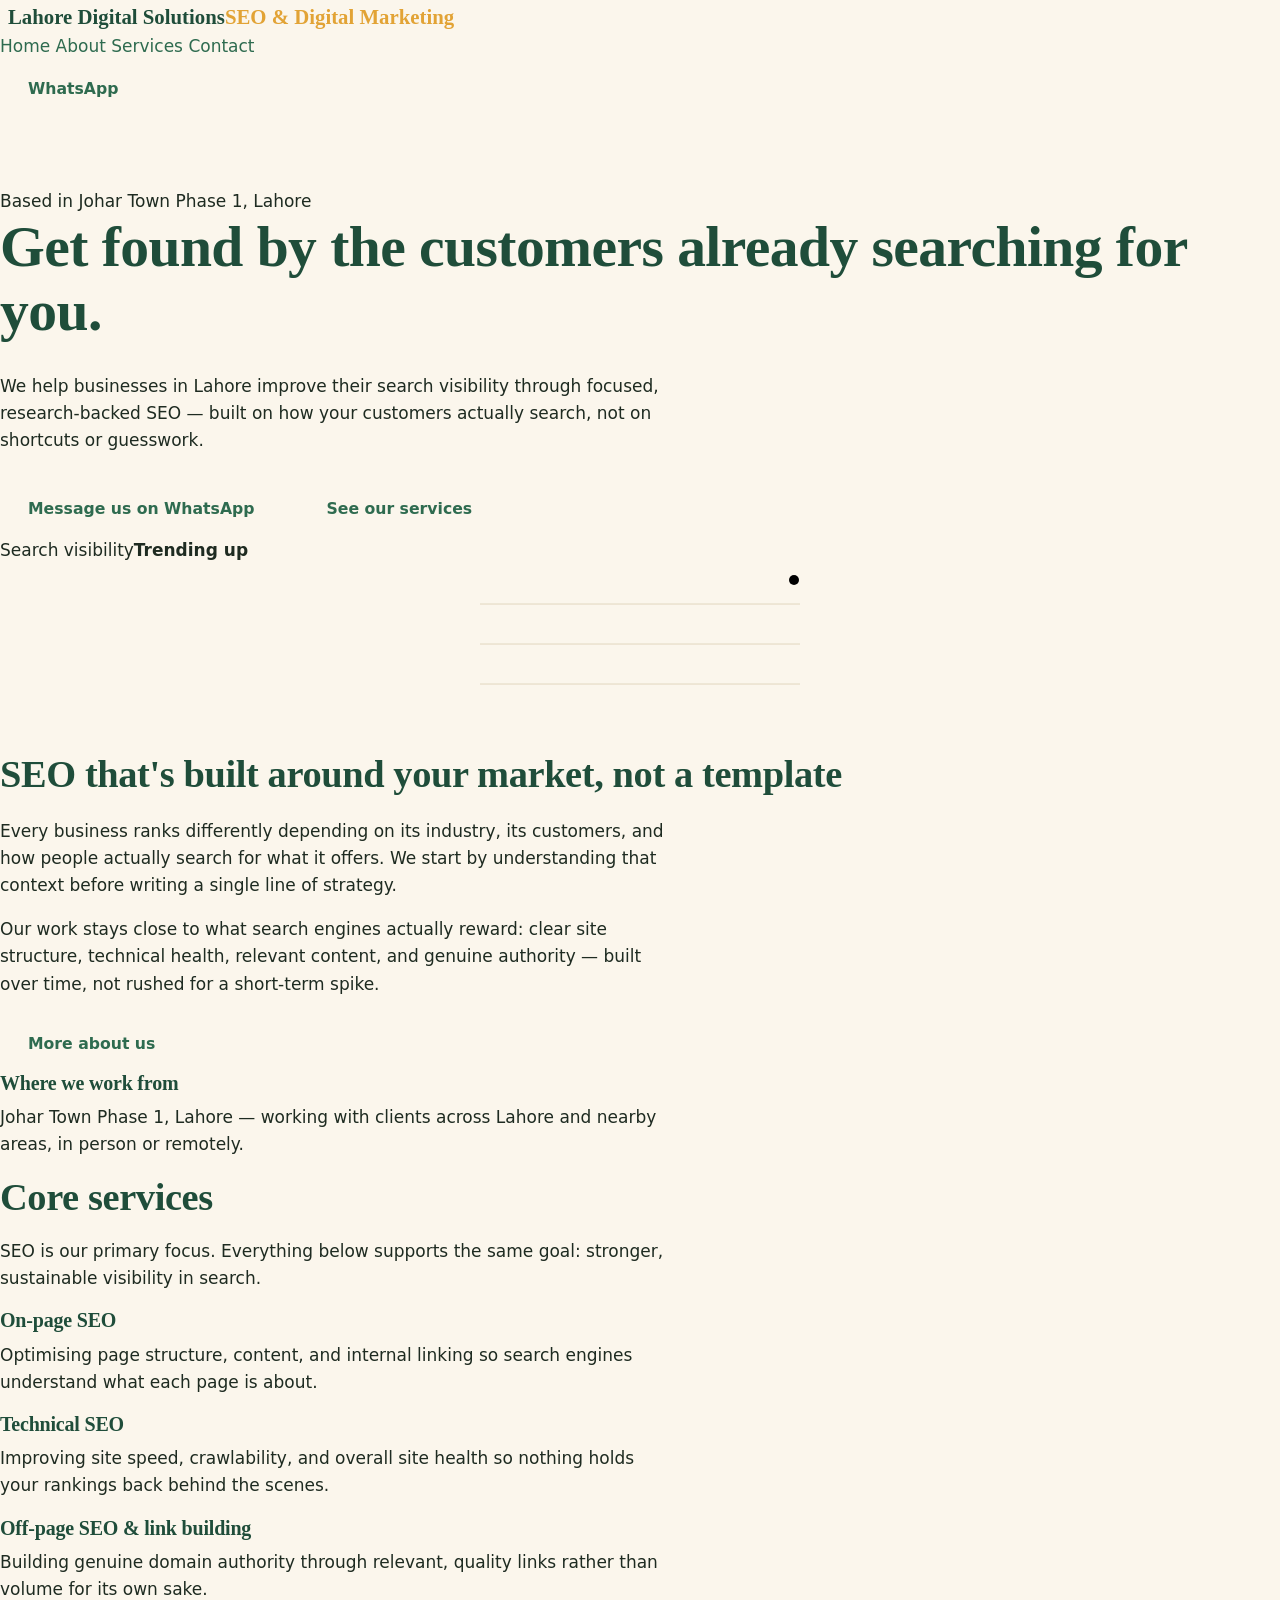
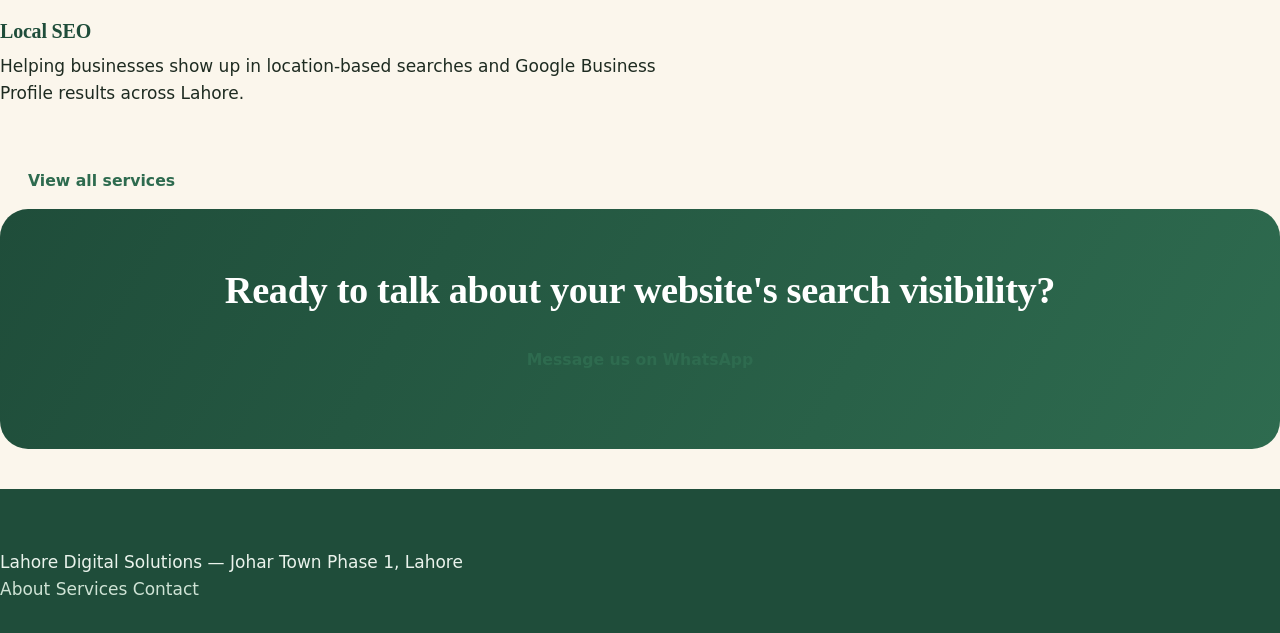
<file: index (2).html>
<!DOCTYPE html>
<html lang="en">
<head>
<meta charset="UTF-8">
<meta name="viewport" content="width=device-width, initial-scale=1.0">
<title>Lahore Digital Solutions — SEO & Digital Marketing in Lahore</title>
<meta name="description" content="Lahore Digital Solutions provides research-backed SEO and digital marketing services for businesses in Lahore, based in Johar Town Phase 1.">
<link rel="preconnect" href="https://fonts.googleapis.com">
<link rel="preconnect" href="https://fonts.gstatic.com" crossorigin>
<link href="https://fonts.googleapis.com/css2?family=Spectral:wght@400;500;600;700&family=Inter:wght@400;500;600&display=swap" rel="stylesheet">
<link rel="stylesheet" href="style.css">
</head>
<body>

<div class="glow-field"></div>

<header>
  <div class="wrap header-row">
    <a class="logo" href="index.html">
      <div class="logo-mark">
        <svg viewBox="0 0 40 40" fill="none" xmlns="http://www.w3.org/2000/svg">
          <path d="M10 28V13" stroke="#f6f2e9" stroke-width="3.4" stroke-linecap="round"/>
          <path d="M10 28H24" stroke="#f6f2e9" stroke-width="3.4" stroke-linecap="round"/>
          <path d="M14 24L20 18L24 21L31 12" stroke="#c69a44" stroke-width="2.6" stroke-linecap="round" stroke-linejoin="round"/>
        </svg>
      </div>
      <div class="logo-text">Lahore Digital Solutions<span>SEO &amp; Digital Marketing</span></div>
    </a>
    <div class="nav-actions">
      <nav>
        <a href="index.html" class="active">Home</a>
        <a href="about.html">About</a>
        <a href="services.html">Services</a>
        <a href="contact.html">Contact</a>
      </nav>
      <a class="btn" href="https://wa.me/923250901475" target="_blank" rel="noopener">WhatsApp</a>
    </div>
  </div>
</header>

<section class="hero" style="border-top:none;">
  <div class="wrap" style="display:contents;">
    <div class="hero-copy">
      <div class="hero-tag">Based in Johar Town Phase 1, Lahore</div>
      <h1>Get found by the customers already searching for you.</h1>
      <p>We help businesses in Lahore improve their search visibility through focused, research-backed SEO — built on how your customers actually search, not on shortcuts or guesswork.</p>
      <div class="hero-actions">
        <a class="btn" href="https://wa.me/923250901475" target="_blank" rel="noopener">Message us on WhatsApp</a>
        <a class="btn btn-ghost" href="services.html">See our services</a>
      </div>
    </div>

    <div class="hero-graphic">
      <div class="graphic-card">
        <div class="label"><span>Search visibility</span><b>Trending up</b></div>
        <svg viewBox="0 0 320 140" width="100%" height="140">
          <line x1="0" y1="120" x2="320" y2="120" stroke="var(--line)" stroke-width="1"/>
          <line x1="0" y1="80" x2="320" y2="80" stroke="var(--line)" stroke-width="1"/>
          <line x1="0" y1="40" x2="320" y2="40" stroke="var(--line)" stroke-width="1"/>
          <path class="chart-line" d="M4 118 C 60 112, 90 100, 120 92 C 160 82, 180 60, 220 46 C 250 36, 270 26, 314 16"
                fill="none" stroke="var(--gold)" stroke-width="3" stroke-linecap="round"/>
          <circle class="chart-dot" cx="314" cy="16" r="5" fill="var(--gold)"/>
        </svg>
      </div>
    </div>
  </div>
</section>

<section id="about">
  <div class="wrap about-grid">
    <div>
      <div class="section-head" style="margin-bottom:0;">
        <h2>SEO that's built around your market, not a template</h2>
      </div>
      <p style="margin-top:22px;">Every business ranks differently depending on its industry, its customers, and how people actually search for what it offers. We start by understanding that context before writing a single line of strategy.</p>
      <p>Our work stays close to what search engines actually reward: clear site structure, technical health, relevant content, and genuine authority — built over time, not rushed for a short-term spike.</p>
      <a class="btn btn-ghost" href="about.html">More about us</a>
    </div>
    <div class="about-locate">
      <h3>Where we work from</h3>
      <p>Johar Town Phase 1, Lahore — working with clients across Lahore and nearby areas, in person or remotely.</p>
    </div>
  </div>
</section>

<section id="services">
  <div class="wrap">
    <div class="section-head">
      <h2>Core services</h2>
      <p>SEO is our primary focus. Everything below supports the same goal: stronger, sustainable visibility in search.</p>
    </div>
    <div class="service-list">
      <div class="service-row"><h3>On-page SEO</h3><p>Optimising page structure, content, and internal linking so search engines understand what each page is about.</p></div>
      <div class="service-row"><h3>Technical SEO</h3><p>Improving site speed, crawlability, and overall site health so nothing holds your rankings back behind the scenes.</p></div>
      <div class="service-row"><h3>Off-page SEO &amp; link building</h3><p>Building genuine domain authority through relevant, quality links rather than volume for its own sake.</p></div>
      <div class="service-row"><h3>Local SEO</h3><p>Helping businesses show up in location-based searches and Google Business Profile results across Lahore.</p></div>
    </div>
    <a class="btn btn-ghost" href="services.html" style="margin-top:28px;">View all services</a>
  </div>
</section>

<section class="cta-band">
  <div class="wrap cta-inner">
    <h2>Ready to talk about your website's search visibility?</h2>
    <a class="btn" href="https://wa.me/923250901475" target="_blank" rel="noopener">Message us on WhatsApp</a>
  </div>
</section>

<footer>
  <div class="wrap footer-row">
    <div>Lahore Digital Solutions — Johar Town Phase 1, Lahore</div>
    <div class="footer-links">
      <a href="about.html">About</a>
      <a href="services.html">Services</a>
      <a href="contact.html">Contact</a>
    </div>
  </div>
</footer>

</body>
</html>
</file>
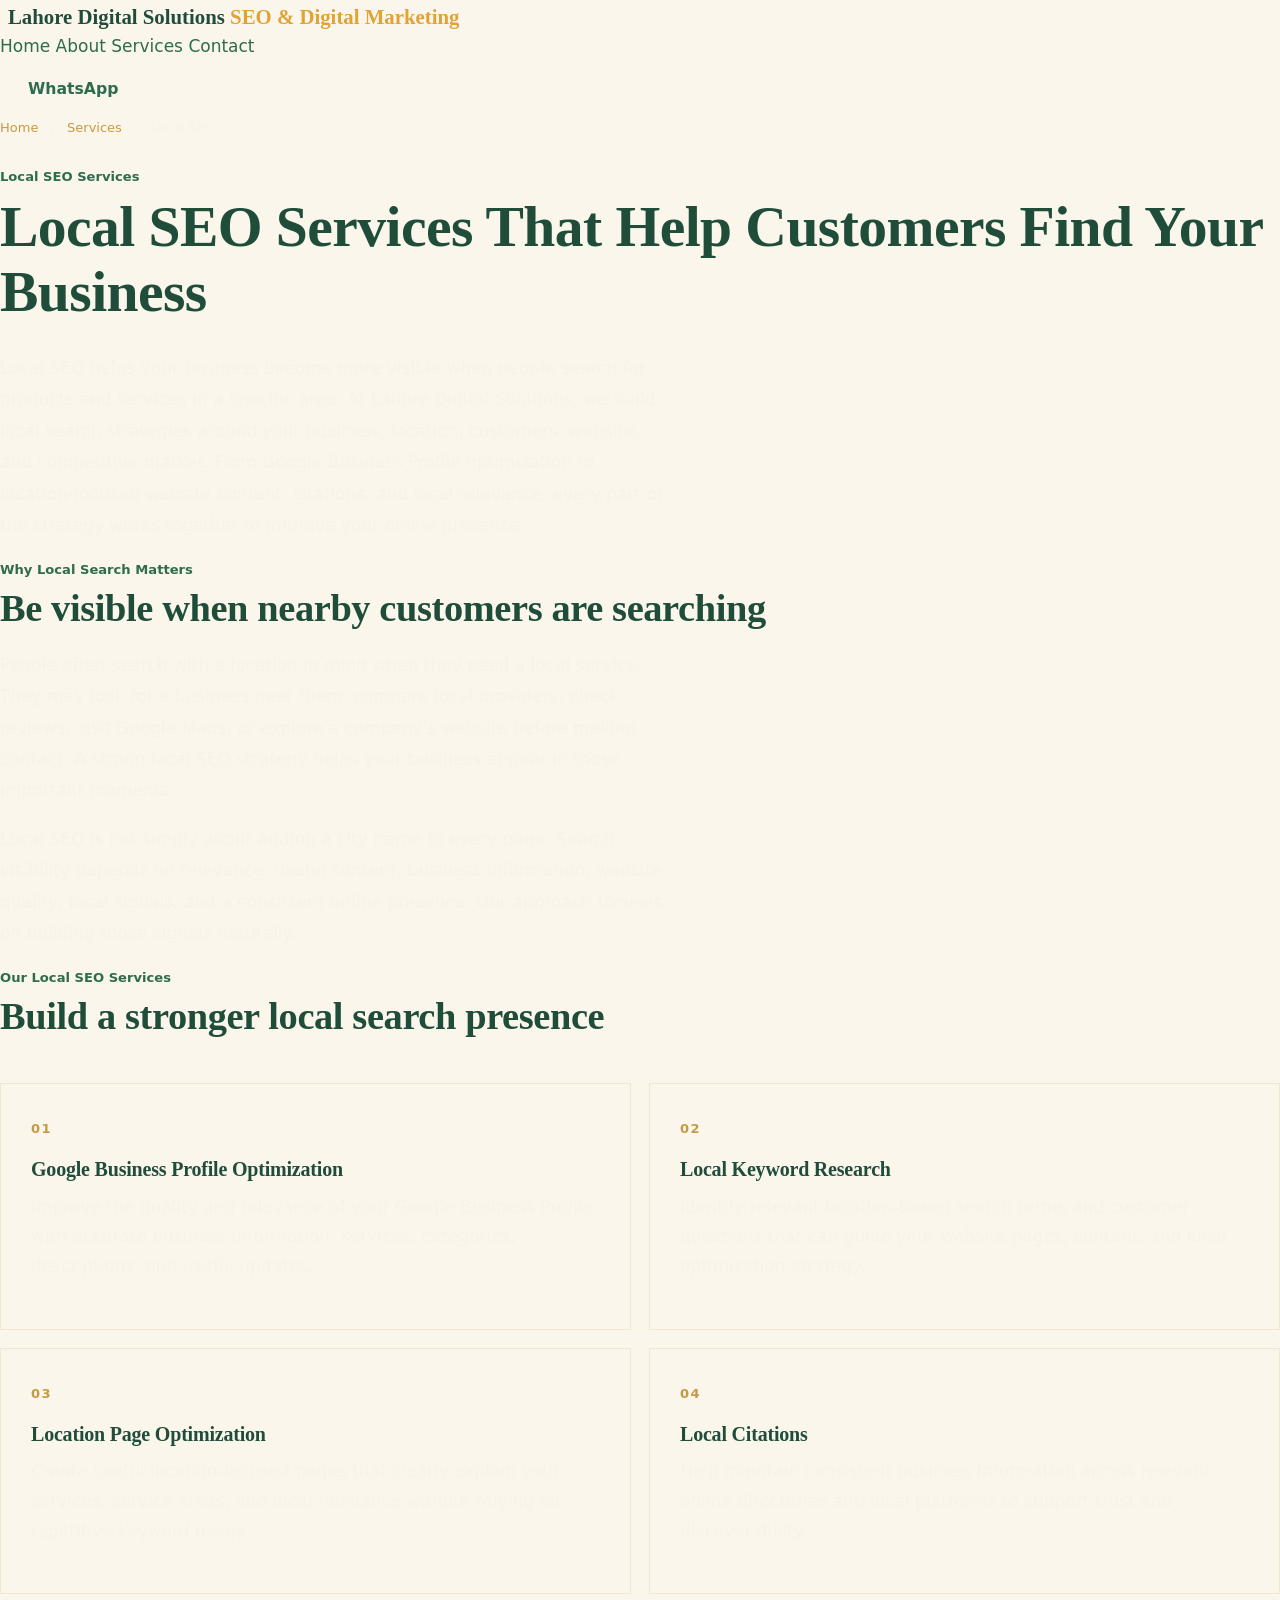
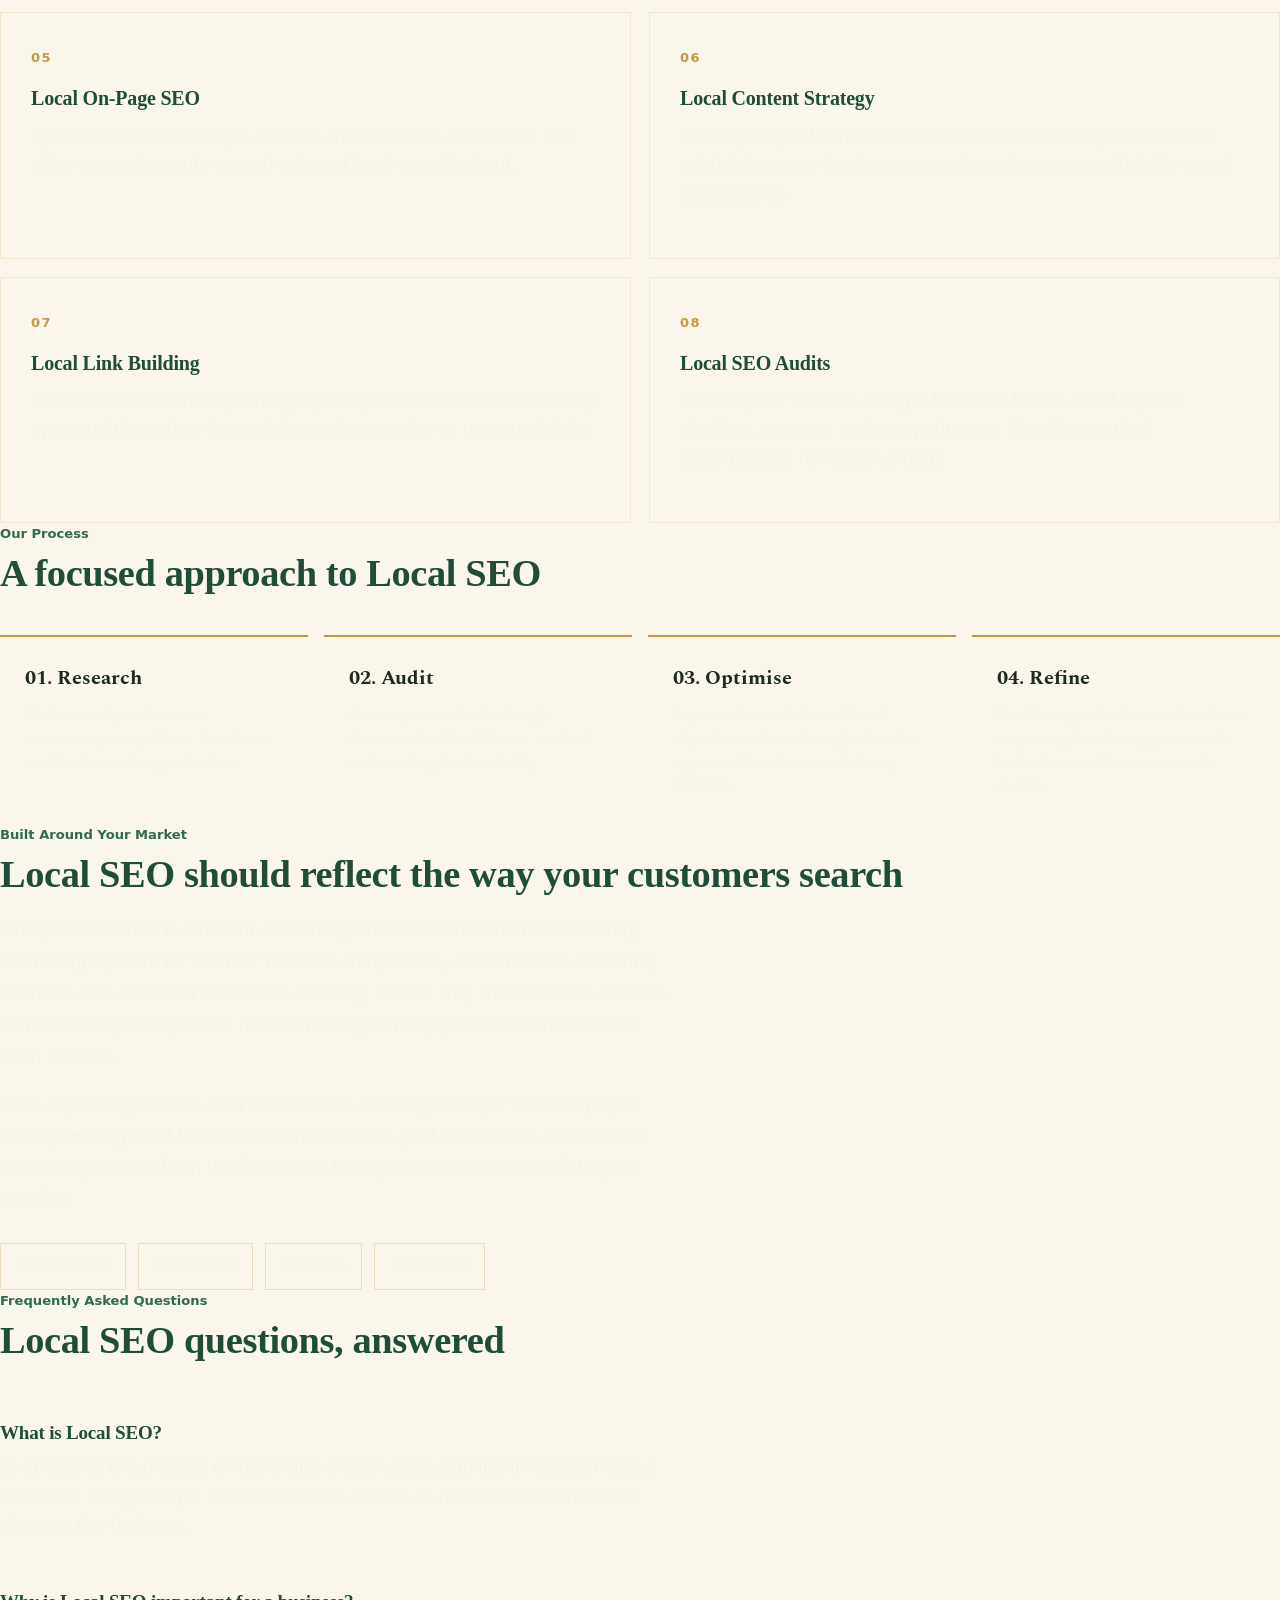
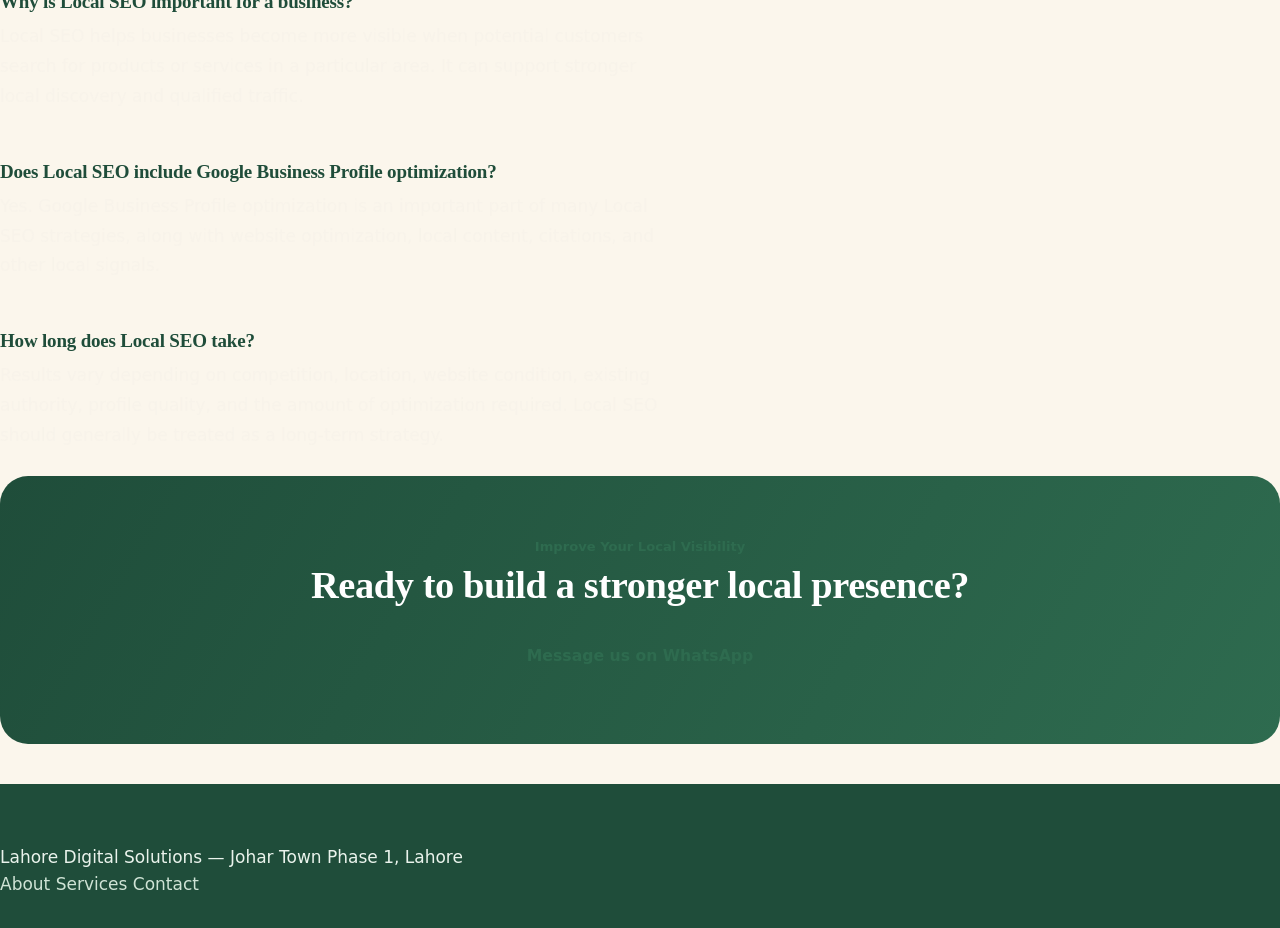
<file: local-seo.html>
<!DOCTYPE html>
<html lang="en">
<head>
  <meta charset="UTF-8">
  <meta name="viewport" content="width=device-width, initial-scale=1.0">

  <title>Local SEO Services | Lahore Digital Solutions</title>

  <meta name="description"
    content="Improve your local search visibility with professional Local SEO services from Lahore Digital Solutions. Optimize your website, Google Business Profile, local content, and citations.">

  <meta name="robots" content="index, follow">
  <link rel="canonical" href="https://lahoredigitalsolutions.github.io/local-seo.html">

  <link rel="preconnect" href="https://fonts.googleapis.com">
  <link rel="preconnect" href="https://fonts.gstatic.com" crossorigin>

  <link
    href="https://fonts.googleapis.com/css2?family=Spectral:wght@400;500;600;700&family=Inter:wght@400;500;600&display=swap"
    rel="stylesheet">

  <link rel="stylesheet" href="style.css">

  <style>
    .seo-breadcrumb {
      margin-bottom: 28px;
      font-size: 13px;
      color: rgba(246, 242, 233, .58);
    }

    .seo-breadcrumb a {
      color: #c69a44;
      text-decoration: none;
    }

    .seo-breadcrumb span {
      margin: 0 8px;
      opacity: .5;
    }

    .local-intro {
      max-width: 850px;
    }

    .local-intro p,
    .local-copy p {
      font-size: 17px;
      line-height: 1.85;
      color: rgba(246, 242, 233, .74);
    }

    .local-grid {
      display: grid;
      grid-template-columns: repeat(2, 1fr);
      gap: 18px;
      margin-top: 45px;
    }

    .local-card {
      padding: 30px;
      border: 1px solid rgba(198, 154, 68, .18);
      background: rgba(255, 255, 255, .025);
      transition: transform .25s ease, border-color .25s ease;
    }

    .local-card:hover {
      transform: translateY(-4px);
      border-color: rgba(198, 154, 68, .5);
    }

    .local-number {
      display: inline-block;
      margin-bottom: 18px;
      color: #c69a44;
      font-size: 13px;
      letter-spacing: .12em;
      font-weight: 600;
    }

    .local-card h3 {
      margin-bottom: 12px;
    }

    .local-card p {
      line-height: 1.75;
      color: rgba(246, 242, 233, .68);
    }

    .local-process {
      display: grid;
      grid-template-columns: repeat(4, 1fr);
      gap: 16px;
      margin-top: 40px;
    }

    .local-process-item {
      padding: 25px;
      border-top: 2px solid #c69a44;
      background: rgba(255, 255, 255, .025);
    }

    .local-process-item strong {
      display: block;
      margin-bottom: 10px;
      font-family: "Spectral", serif;
      font-size: 20px;
    }

    .local-process-item p {
      margin: 0;
      line-height: 1.7;
      color: rgba(246, 242, 233, .65);
      font-size: 14px;
    }

    .local-copy {
      max-width: 900px;
    }

    .faq-list {
      max-width: 900px;
      margin-top: 35px;
    }

    .faq-item {
      border-top: 1px solid rgba(246, 242, 233, .13);
      padding: 24px 0;
    }

    .faq-item:last-child {
      border-bottom: 1px solid rgba(246, 242, 233, .13);
    }

    .faq-item h3 {
      margin: 0 0 10px;
      font-size: 19px;
    }

    .faq-item p {
      margin: 0;
      line-height: 1.75;
      color: rgba(246, 242, 233, .68);
    }

    .related-links {
      display: flex;
      flex-wrap: wrap;
      gap: 12px;
      margin-top: 28px;
    }

    .related-links a {
      display: inline-block;
      padding: 11px 16px;
      border: 1px solid rgba(198, 154, 68, .28);
      color: #f6f2e9;
      text-decoration: none;
      font-size: 14px;
      transition: .2s ease;
    }

    .related-links a:hover {
      border-color: #c69a44;
      color: #c69a44;
    }

    @media (max-width: 800px) {
      .local-grid {
        grid-template-columns: 1fr;
      }

      .local-process {
        grid-template-columns: 1fr 1fr;
      }
    }

    @media (max-width: 520px) {
      .local-process {
        grid-template-columns: 1fr;
      }

      .local-card {
        padding: 23px;
      }
    }
  </style>

  <!-- FAQ Schema -->
  <script type="application/ld+json">
  {
    "@context": "https://schema.org",
    "@type": "FAQPage",
    "mainEntity": [
      {
        "@type": "Question",
        "name": "What is Local SEO?",
        "acceptedAnswer": {
          "@type": "Answer",
          "text": "Local SEO is the process of improving a business's visibility in location-based search results, Google Maps, and local search queries so nearby customers can discover relevant services."
        }
      },
      {
        "@type": "Question",
        "name": "Why is Local SEO important for a business?",
        "acceptedAnswer": {
          "@type": "Answer",
          "text": "Local SEO helps businesses become more visible when potential customers search for products or services in a specific area. It can support stronger local discovery and qualified website traffic."
        }
      },
      {
        "@type": "Question",
        "name": "Does Local SEO include Google Business Profile optimization?",
        "acceptedAnswer": {
          "@type": "Answer",
          "text": "Yes. Google Business Profile optimization can be an important part of a Local SEO strategy, along with website optimization, local content, citations, and location relevance."
        }
      },
      {
        "@type": "Question",
        "name": "How long does Local SEO take?",
        "acceptedAnswer": {
          "@type": "Answer",
          "text": "The timeline varies depending on competition, website condition, business location, existing authority, profile quality, and the amount of optimization required."
        }
      }
    ]
  }
  </script>

</head>

<body>

  <div class="glow-field"></div>

  <!-- Header -->
  <header>
    <div class="wrap header-row">

      <a class="logo" href="index.html">

        <div class="logo-mark">
          <svg viewBox="0 0 40 40" fill="none"
            xmlns="http://www.w3.org/2000/svg">
            <path d="M10 28V13"
              stroke="#f6f2e9"
              stroke-width="3.4"
              stroke-linecap="round"/>
            <path d="M10 28H24"
              stroke="#f6f2e9"
              stroke-width="3.4"
              stroke-linecap="round"/>
            <path d="M14 24L20 18L24 21L31 12"
              stroke="#c69a44"
              stroke-width="2.6"
              stroke-linecap="round"
              stroke-linejoin="round"/>
          </svg>
        </div>

        <div class="logo-text">
          Lahore Digital Solutions
          <span>SEO &amp; Digital Marketing</span>
        </div>

      </a>

      <div class="nav-actions">

        <nav>
          <a href="index.html">Home</a>
          <a href="about.html">About</a>
          <a href="services.html" class="active">Services</a>
          <a href="contact.html">Contact</a>
        </nav>

        <a class="btn"
          href="https://wa.me/923250901475"
          target="_blank"
          rel="noopener">
          WhatsApp
        </a>

      </div>

    </div>
  </header>


  <!-- Hero -->
  <section class="page-hero">

    <div class="wrap">

      <div class="seo-breadcrumb">
        <a href="index.html">Home</a>
        <span>/</span>
        <a href="services.html">Services</a>
        <span>/</span>
        Local SEO
      </div>

      <div class="eyebrow">Local SEO Services</div>

      <h1>Local SEO Services That Help Customers Find Your Business</h1>

      <div class="local-intro">

        <p>
          Local SEO helps your business become more visible when people search
          for products and services in a specific area. At Lahore Digital
          Solutions, we build local search strategies around your business,
          location, customers, website, and competitive market. From Google
          Business Profile optimization to location-focused website content,
          citations, and local relevance, every part of the strategy works
          together to improve your online presence.
        </p>

      </div>

    </div>

  </section>


  <!-- Introduction -->
  <section>

    <div class="wrap">

      <div class="section-head">

        <div>
          <div class="eyebrow">Why Local Search Matters</div>
          <h2>Be visible when nearby customers are searching</h2>
        </div>

      </div>

      <div class="local-copy">

        <p>
          People often search with a location in mind when they need a local
          service. They may look for a business near them, compare local
          providers, check reviews, visit Google Maps, or explore a company's
          website before making contact. A strong local SEO strategy helps
          your business appear in those important moments.
        </p>

        <p>
          Local SEO is not simply about adding a city name to every page.
          Search visibility depends on relevance, useful content, business
          information, website quality, local signals, and a consistent online
          presence. Our approach focuses on building those signals naturally.
        </p>

      </div>

    </div>

  </section>


  <!-- Services -->
  <section>

    <div class="wrap">

      <div class="section-head">

        <div>
          <div class="eyebrow">Our Local SEO Services</div>
          <h2>Build a stronger local search presence</h2>
        </div>

      </div>

      <div class="local-grid">

        <article class="local-card">
          <span class="local-number">01</span>
          <h3>Google Business Profile Optimization</h3>
          <p>
            Improve the quality and relevance of your Google Business Profile
            with accurate business information, services, categories,
            descriptions, and useful updates.
          </p>
        </article>

        <article class="local-card">
          <span class="local-number">02</span>
          <h3>Local Keyword Research</h3>
          <p>
            Identify relevant location-based search terms and customer
            questions that can guide your website pages, content, and local
            optimization strategy.
          </p>
        </article>

        <article class="local-card">
          <span class="local-number">03</span>
          <h3>Location Page Optimization</h3>
          <p>
            Create useful location-focused pages that clearly explain your
            services, service areas, and local relevance without relying on
            repetitive keyword usage.
          </p>
        </article>

        <article class="local-card">
          <span class="local-number">04</span>
          <h3>Local Citations</h3>
          <p>
            Help maintain consistent business information across relevant
            online directories and local platforms to support trust and
            discoverability.
          </p>
        </article>

        <article class="local-card">
          <span class="local-number">05</span>
          <h3>Local On-Page SEO</h3>
          <p>
            Optimize titles, headings, content, internal links, metadata, and
            other page elements around relevant local search intent.
          </p>
        </article>

        <article class="local-card">
          <span class="local-number">06</span>
          <h3>Local Content Strategy</h3>
          <p>
            Develop helpful content that answers customer questions and
            establishes your business as a relevant resource within its target
            service area.
          </p>
        </article>

        <article class="local-card">
          <span class="local-number">07</span>
          <h3>Local Link Building</h3>
          <p>
            Build relevant authority through quality-focused local and
            industry opportunities rather than relying on low-quality or
            unrelated links.
          </p>
        </article>

        <article class="local-card">
          <span class="local-number">08</span>
          <h3>Local SEO Audits</h3>
          <p>
            Review your website, Google Business Profile, local signals,
            citations, content, and competitors to identify practical
            opportunities for improvement.
          </p>
        </article>

      </div>

    </div>

  </section>


  <!-- Process -->
  <section>

    <div class="wrap">

      <div class="section-head">

        <div>
          <div class="eyebrow">Our Process</div>
          <h2>A focused approach to Local SEO</h2>
        </div>

      </div>

      <div class="local-process">

        <div class="local-process-item">
          <strong>01. Research</strong>
          <p>
            Understand your business, customers, competitors, locations, and
            local search opportunities.
          </p>
        </div>

        <div class="local-process-item">
          <strong>02. Audit</strong>
          <p>
            Review your website, Google Business Profile, citations, content,
            and existing local visibility.
          </p>
        </div>

        <div class="local-process-item">
          <strong>03. Optimise</strong>
          <p>
            Improve the website and local signals based on the highest-value
            opportunities discovered during research.
          </p>
        </div>

        <div class="local-process-item">
          <strong>04. Refine</strong>
          <p>
            Monitor opportunities and continue improving the strategy as
            search behaviour and business needs evolve.
          </p>
        </div>

      </div>

    </div>

  </section>


  <!-- Local SEO Copy -->
  <section>

    <div class="wrap">

      <div class="section-head">

        <div>
          <div class="eyebrow">Built Around Your Market</div>
          <h2>Local SEO should reflect the way your customers search</h2>
        </div>

      </div>

      <div class="local-copy">

        <p>
          Every local market is different. A strategy that works for one
          business may not be appropriate for another because competition,
          search intent, locations, services, and customer behaviour can vary.
          That is why we avoid one-size-fits-all Local SEO packages and focus
          on the specific opportunities available to each website.
        </p>

        <p>
          From improving service-area relevance to creating stronger location
          pages and optimizing local business information, the goal is to
          create a consistent search experience from the first query through
          the customer's visit to your website.
        </p>

      </div>

      <div class="related-links">
        <a href="seo-services.html">SEO Services</a>
        <a href="services.html">All Services</a>
        <a href="about.html">About Us</a>
        <a href="contact.html">Contact Us</a>
      </div>

    </div>

  </section>


  <!-- FAQ -->
  <section>

    <div class="wrap">

      <div class="section-head">

        <div>
          <div class="eyebrow">Frequently Asked Questions</div>
          <h2>Local SEO questions, answered</h2>
        </div>

      </div>

      <div class="faq-list">

        <div class="faq-item">
          <h3>What is Local SEO?</h3>
          <p>
            Local SEO is the process of improving a business's visibility in
            location-based searches, Google Maps, and local search results so
            relevant customers can discover the business.
          </p>
        </div>

        <div class="faq-item">
          <h3>Why is Local SEO important for a business?</h3>
          <p>
            Local SEO helps businesses become more visible when potential
            customers search for products or services in a particular area.
            It can support stronger local discovery and qualified traffic.
          </p>
        </div>

        <div class="faq-item">
          <h3>Does Local SEO include Google Business Profile optimization?</h3>
          <p>
            Yes. Google Business Profile optimization is an important part of
            many Local SEO strategies, along with website optimization, local
            content, citations, and other local signals.
          </p>
        </div>

        <div class="faq-item">
          <h3>How long does Local SEO take?</h3>
          <p>
            Results vary depending on competition, location, website
            condition, existing authority, profile quality, and the amount of
            optimization required. Local SEO should generally be treated as a
            long-term strategy.
          </p>
        </div>

      </div>

    </div>

  </section>


  <!-- CTA -->
  <section class="cta-band">

    <div class="wrap cta-inner">

      <div>
        <div class="eyebrow">Improve Your Local Visibility</div>
        <h2>Ready to build a stronger local presence?</h2>
      </div>

      <a class="btn"
        href="https://wa.me/923250901475"
        target="_blank"
        rel="noopener">
        Message us on WhatsApp
      </a>

    </div>

  </section>


  <!-- Footer -->
  <footer>

    <div class="wrap footer-row">

      <div>
        Lahore Digital Solutions — Johar Town Phase 1, Lahore
      </div>

      <div class="footer-links">
        <a href="about.html">About</a>
        <a href="services.html">Services</a>
        <a href="contact.html">Contact</a>
      </div>

    </div>

  </footer>

</body>
</html>
</file>
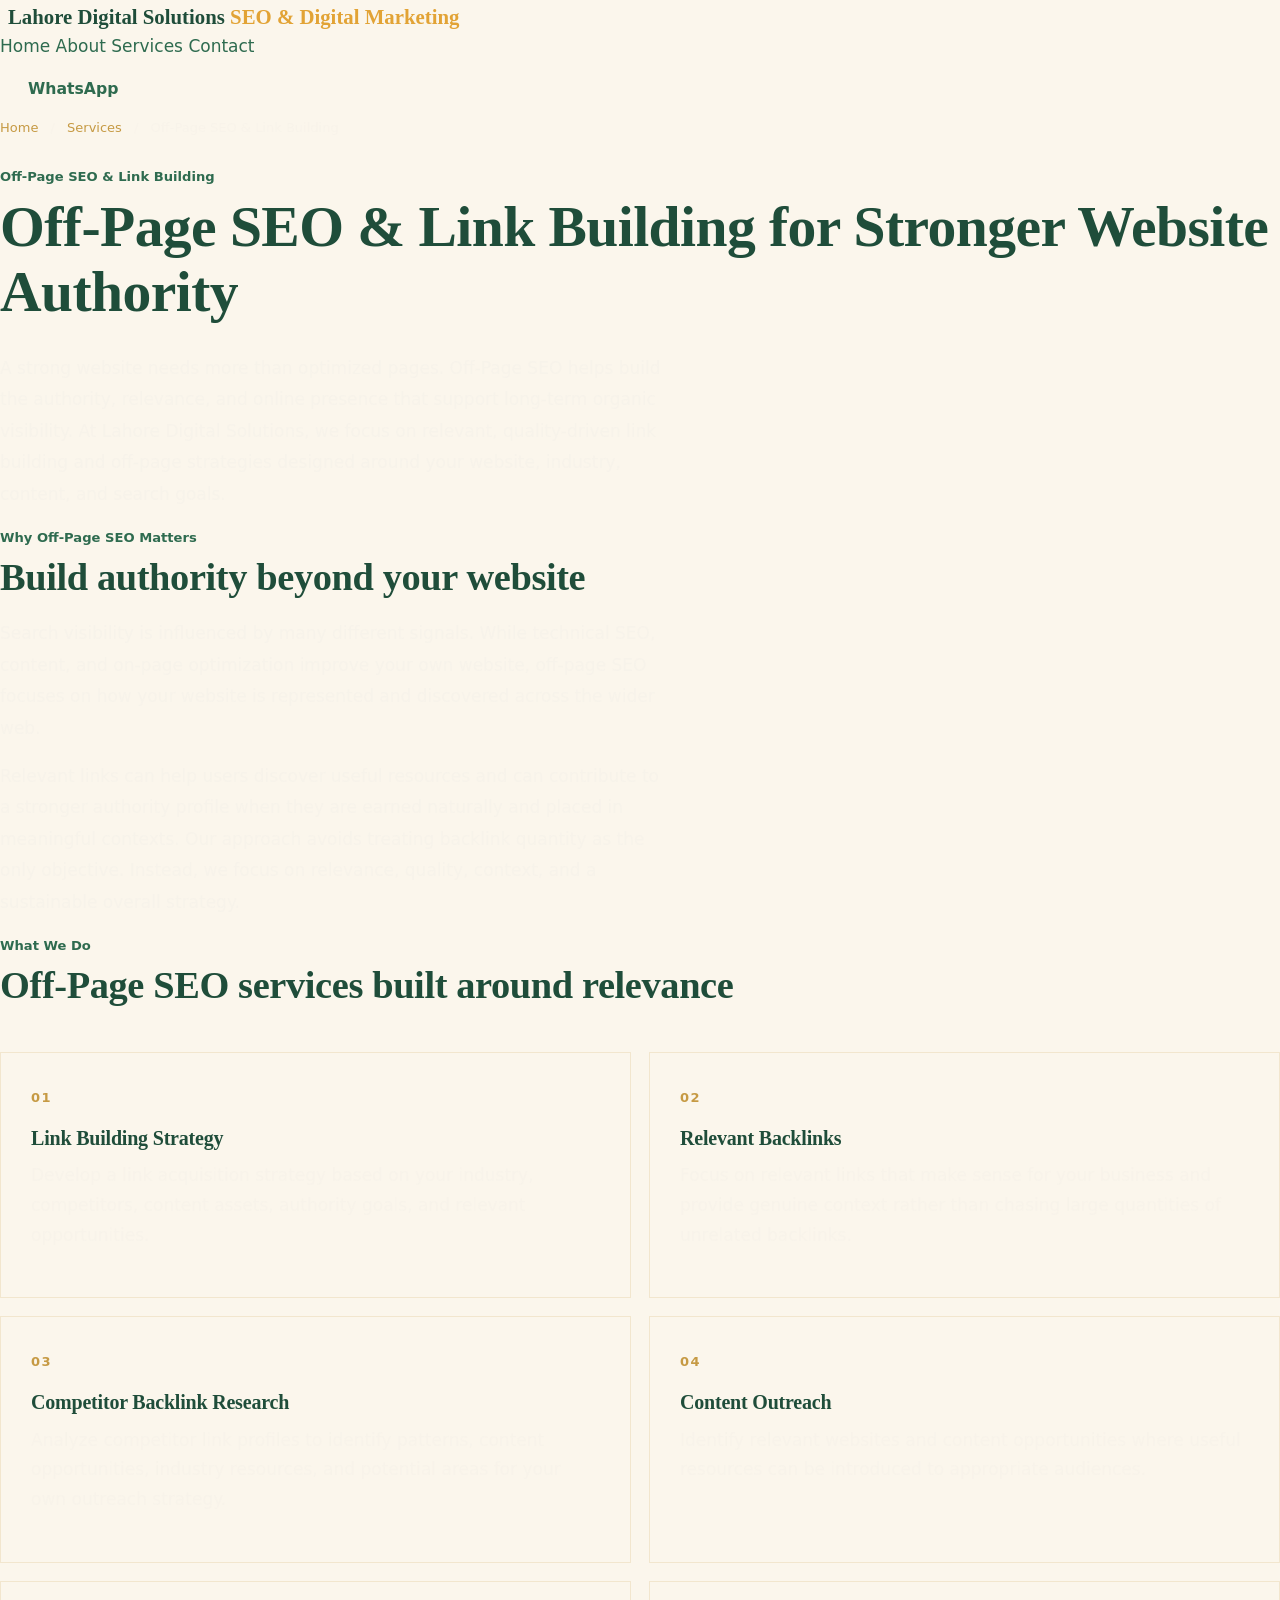
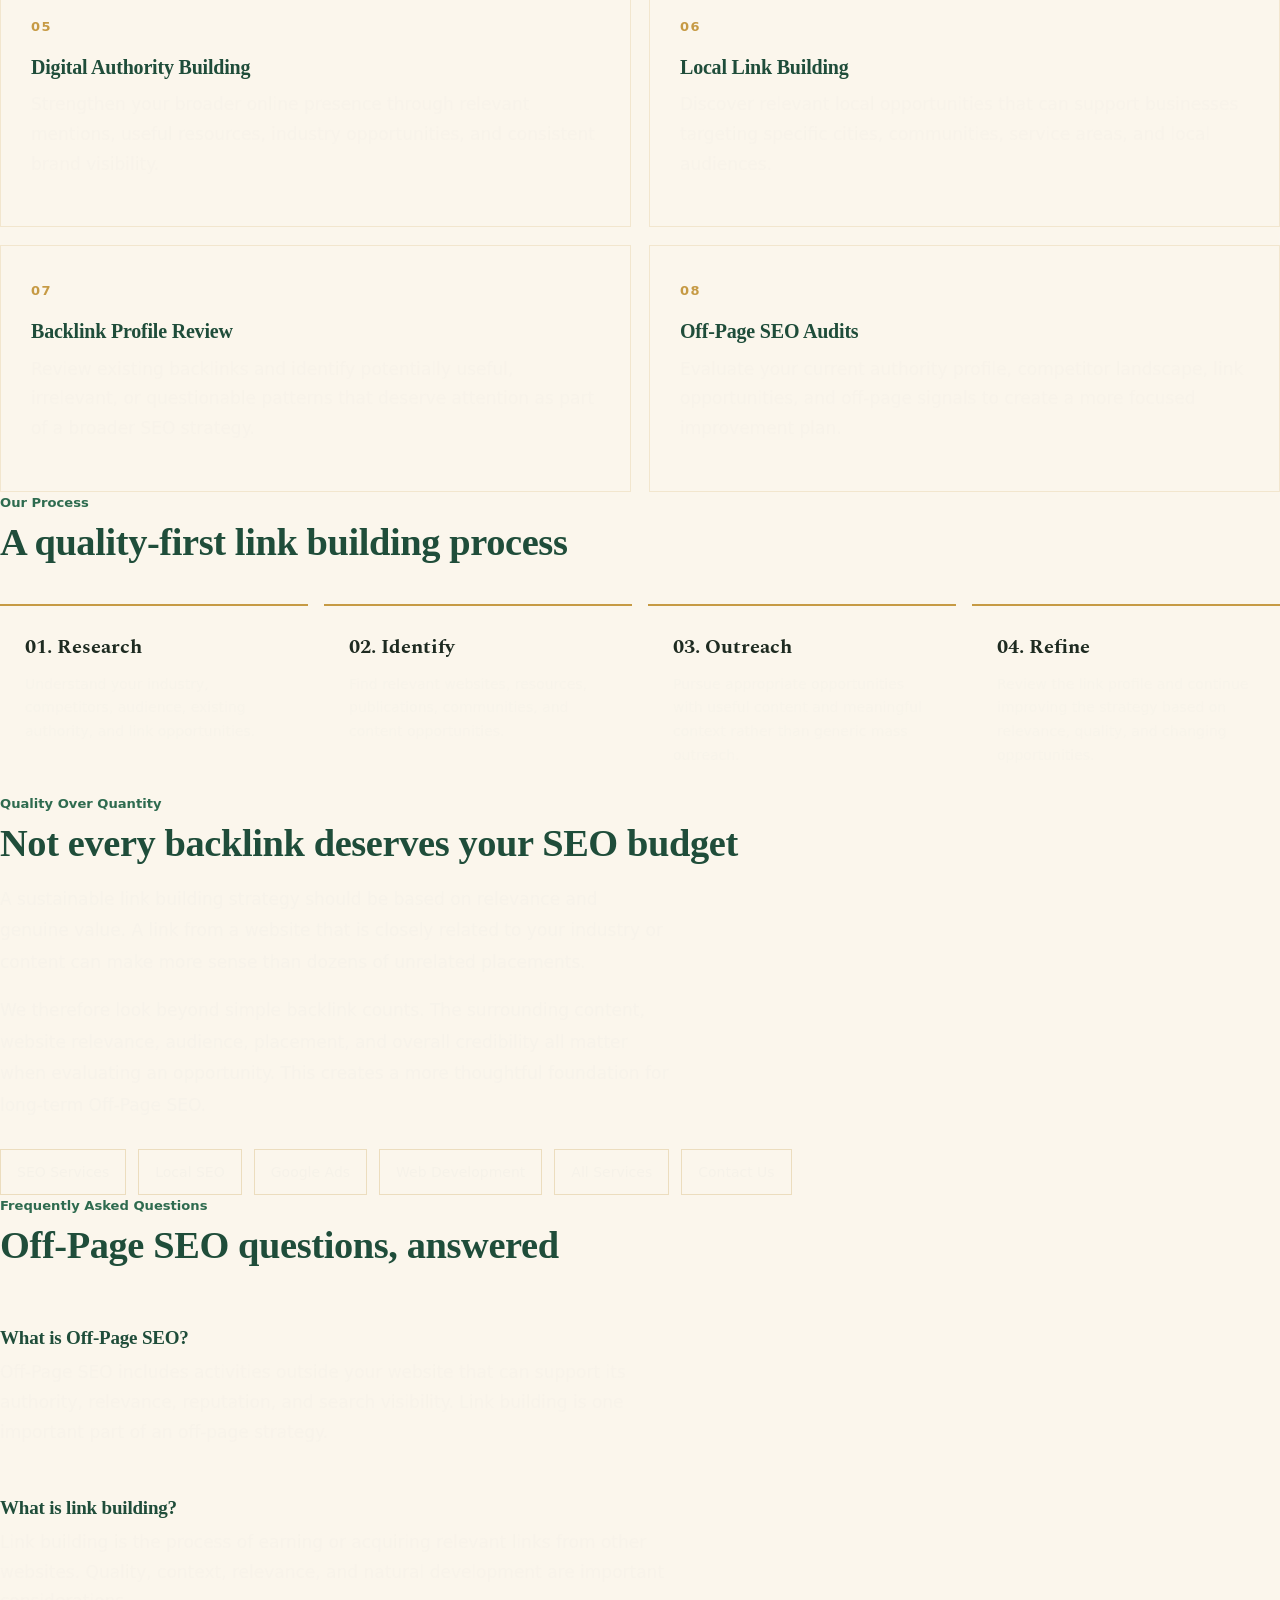
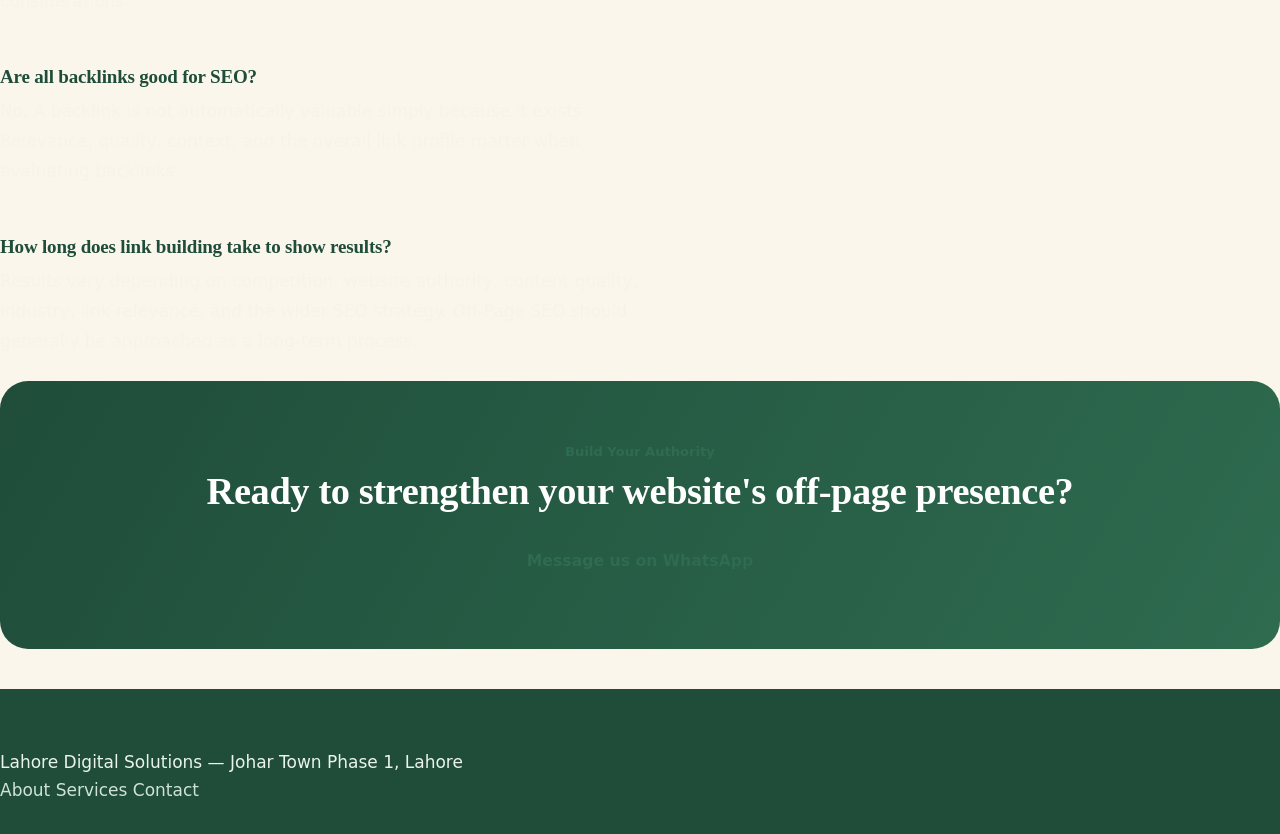
<file: off-page-seo.html>
<!DOCTYPE html>
<html lang="en">

<head>
  <meta charset="UTF-8">
  <meta name="viewport" content="width=device-width, initial-scale=1.0">

  <title>Off-Page SEO & Link Building Services | Lahore Digital Solutions</title>

  <meta name="description"
    content="Build website authority with professional Off-Page SEO and Link Building services from Lahore Digital Solutions. Focus on relevant links, digital authority, brand visibility, and sustainable SEO growth.">

  <meta name="robots" content="index, follow">

  <link rel="canonical"
    href="https://lahoredigitalsolutions.github.io/off-page-seo.html">

  <link rel="preconnect" href="https://fonts.googleapis.com">
  <link rel="preconnect" href="https://fonts.gstatic.com" crossorigin>

  <link
    href="https://fonts.googleapis.com/css2?family=Spectral:wght@400;500;600;700&family=Inter:wght@400;500;600&display=swap"
    rel="stylesheet">

  <link rel="stylesheet" href="style.css">

  <style>

    .offpage-breadcrumb {
      margin-bottom: 28px;
      font-size: 13px;
      color: rgba(246, 242, 233, .58);
    }

    .offpage-breadcrumb a {
      color: #c69a44;
      text-decoration: none;
    }

    .offpage-breadcrumb span {
      margin: 0 8px;
      opacity: .5;
    }

    .offpage-intro,
    .offpage-copy {
      max-width: 880px;
    }

    .offpage-intro p,
    .offpage-copy p {
      font-size: 17px;
      line-height: 1.85;
      color: rgba(246, 242, 233, .74);
    }

    .offpage-grid {
      display: grid;
      grid-template-columns: repeat(2, 1fr);
      gap: 18px;
      margin-top: 45px;
    }

    .offpage-card {
      padding: 30px;
      border: 1px solid rgba(198, 154, 68, .18);
      background: rgba(255, 255, 255, .025);
      transition: transform .25s ease, border-color .25s ease;
    }

    .offpage-card:hover {
      transform: translateY(-4px);
      border-color: rgba(198, 154, 68, .5);
    }

    .offpage-number {
      display: inline-block;
      margin-bottom: 18px;
      color: #c69a44;
      font-size: 13px;
      letter-spacing: .12em;
      font-weight: 600;
    }

    .offpage-card h3 {
      margin-bottom: 12px;
    }

    .offpage-card p {
      line-height: 1.75;
      color: rgba(246, 242, 233, .68);
    }

    .offpage-process {
      display: grid;
      grid-template-columns: repeat(4, 1fr);
      gap: 16px;
      margin-top: 40px;
    }

    .offpage-process-item {
      padding: 25px;
      border-top: 2px solid #c69a44;
      background: rgba(255, 255, 255, .025);
    }

    .offpage-process-item strong {
      display: block;
      margin-bottom: 10px;
      font-family: "Spectral", serif;
      font-size: 20px;
    }

    .offpage-process-item p {
      margin: 0;
      line-height: 1.7;
      color: rgba(246, 242, 233, .65);
      font-size: 14px;
    }

    .faq-list {
      max-width: 900px;
      margin-top: 35px;
    }

    .faq-item {
      border-top: 1px solid rgba(246, 242, 233, .13);
      padding: 24px 0;
    }

    .faq-item:last-child {
      border-bottom: 1px solid rgba(246, 242, 233, .13);
    }

    .faq-item h3 {
      margin: 0 0 10px;
      font-size: 19px;
    }

    .faq-item p {
      margin: 0;
      line-height: 1.75;
      color: rgba(246, 242, 233, .68);
    }

    .related-links {
      display: flex;
      flex-wrap: wrap;
      gap: 12px;
      margin-top: 28px;
    }

    .related-links a {
      display: inline-block;
      padding: 11px 16px;
      border: 1px solid rgba(198, 154, 68, .28);
      color: #f6f2e9;
      text-decoration: none;
      font-size: 14px;
      transition: .2s ease;
    }

    .related-links a:hover {
      border-color: #c69a44;
      color: #c69a44;
    }

    @media (max-width: 800px) {

      .offpage-grid {
        grid-template-columns: 1fr;
      }

      .offpage-process {
        grid-template-columns: 1fr 1fr;
      }

    }

    @media (max-width: 520px) {

      .offpage-process {
        grid-template-columns: 1fr;
      }

      .offpage-card {
        padding: 23px;
      }

    }

  </style>


  <!-- FAQ Schema -->

  <script type="application/ld+json">
  {
    "@context": "https://schema.org",
    "@type": "FAQPage",
    "mainEntity": [

      {
        "@type": "Question",
        "name": "What is Off-Page SEO?",
        "acceptedAnswer": {
          "@type": "Answer",
          "text": "Off-Page SEO refers to activities performed outside your website that can support its authority, relevance, reputation, and visibility in search results. Link building is one important part of an off-page SEO strategy."
        }
      },

      {
        "@type": "Question",
        "name": "What is link building?",
        "acceptedAnswer": {
          "@type": "Answer",
          "text": "Link building is the process of earning or acquiring relevant links from other websites that can help users discover your content and can contribute to your website's authority when developed naturally and appropriately."
        }
      },

      {
        "@type": "Question",
        "name": "Are all backlinks good for SEO?",
        "acceptedAnswer": {
          "@type": "Answer",
          "text": "No. The quality, relevance, context, and natural development of links matter. A large number of irrelevant or low-quality links does not automatically create a stronger SEO profile."
        }
      },

      {
        "@type": "Question",
        "name": "How long does link building take to show results?",
        "acceptedAnswer": {
          "@type": "Answer",
          "text": "The timeline varies depending on competition, website authority, industry, content quality, link relevance, and the overall SEO strategy. Off-page SEO is generally a long-term process."
        }
      }

    ]
  }
  </script>

</head>


<body>

  <div class="glow-field"></div>


  <!-- Header -->

  <header>

    <div class="wrap header-row">

      <a class="logo" href="index.html">

        <div class="logo-mark">

          <svg viewBox="0 0 40 40"
            fill="none"
            xmlns="http://www.w3.org/2000/svg">

            <path d="M10 28V13"
              stroke="#f6f2e9"
              stroke-width="3.4"
              stroke-linecap="round"/>

            <path d="M10 28H24"
              stroke="#f6f2e9"
              stroke-width="3.4"
              stroke-linecap="round"/>

            <path d="M14 24L20 18L24 21L31 12"
              stroke="#c69a44"
              stroke-width="2.6"
              stroke-linecap="round"
              stroke-linejoin="round"/>

          </svg>

        </div>

        <div class="logo-text">
          Lahore Digital Solutions
          <span>SEO &amp; Digital Marketing</span>
        </div>

      </a>


      <div class="nav-actions">

        <nav>

          <a href="index.html">Home</a>

          <a href="about.html">About</a>

          <a href="services.html" class="active">Services</a>

          <a href="contact.html">Contact</a>

        </nav>


        <a class="btn"
          href="https://wa.me/923250901475"
          target="_blank"
          rel="noopener">

          WhatsApp

        </a>

      </div>

    </div>

  </header>



  <!-- Hero -->

  <section class="page-hero">

    <div class="wrap">


      <div class="offpage-breadcrumb">

        <a href="index.html">Home</a>

        <span>/</span>

        <a href="services.html">Services</a>

        <span>/</span>

        Off-Page SEO &amp; Link Building

      </div>


      <div class="eyebrow">
        Off-Page SEO &amp; Link Building
      </div>


      <h1>
        Off-Page SEO &amp; Link Building for Stronger Website Authority
      </h1>


      <div class="offpage-intro">

        <p>
          A strong website needs more than optimized pages. Off-Page SEO helps
          build the authority, relevance, and online presence that support
          long-term organic visibility. At Lahore Digital Solutions, we focus
          on relevant, quality-driven link building and off-page strategies
          designed around your website, industry, content, and search goals.
        </p>

      </div>

    </div>

  </section>



  <!-- Introduction -->

  <section>

    <div class="wrap">

      <div class="section-head">

        <div>

          <div class="eyebrow">
            Why Off-Page SEO Matters
          </div>

          <h2>
            Build authority beyond your website
          </h2>

        </div>

      </div>


      <div class="offpage-copy">

        <p>
          Search visibility is influenced by many different signals. While
          technical SEO, content, and on-page optimization improve your own
          website, off-page SEO focuses on how your website is represented and
          discovered across the wider web.
        </p>


        <p>
          Relevant links can help users discover useful resources and can
          contribute to a stronger authority profile when they are earned
          naturally and placed in meaningful contexts. Our approach avoids
          treating backlink quantity as the only objective. Instead, we focus
          on relevance, quality, context, and a sustainable overall strategy.
        </p>

      </div>

    </div>

  </section>



  <!-- Services -->

  <section>

    <div class="wrap">

      <div class="section-head">

        <div>

          <div class="eyebrow">
            What We Do
          </div>

          <h2>
            Off-Page SEO services built around relevance
          </h2>

        </div>

      </div>


      <div class="offpage-grid">


        <article class="offpage-card">

          <span class="offpage-number">
            01
          </span>

          <h3>
            Link Building Strategy
          </h3>

          <p>
            Develop a link acquisition strategy based on your industry,
            competitors, content assets, authority goals, and relevant
            opportunities.
          </p>

        </article>


        <article class="offpage-card">

          <span class="offpage-number">
            02
          </span>

          <h3>
            Relevant Backlinks
          </h3>

          <p>
            Focus on relevant links that make sense for your business and
            provide genuine context rather than chasing large quantities of
            unrelated backlinks.
          </p>

        </article>


        <article class="offpage-card">

          <span class="offpage-number">
            03
          </span>

          <h3>
            Competitor Backlink Research
          </h3>

          <p>
            Analyze competitor link profiles to identify patterns, content
            opportunities, industry resources, and potential areas for your
            own outreach strategy.
          </p>

        </article>


        <article class="offpage-card">

          <span class="offpage-number">
            04
          </span>

          <h3>
            Content Outreach
          </h3>

          <p>
            Identify relevant websites and content opportunities where useful
            resources can be introduced to appropriate audiences.
          </p>

        </article>


        <article class="offpage-card">

          <span class="offpage-number">
            05
          </span>

          <h3>
            Digital Authority Building
          </h3>

          <p>
            Strengthen your broader online presence through relevant mentions,
            useful resources, industry opportunities, and consistent brand
            visibility.
          </p>

        </article>


        <article class="offpage-card">

          <span class="offpage-number">
            06
          </span>

          <h3>
            Local Link Building
          </h3>

          <p>
            Discover relevant local opportunities that can support businesses
            targeting specific cities, communities, service areas, and local
            audiences.
          </p>

        </article>


        <article class="offpage-card">

          <span class="offpage-number">
            07
          </span>

          <h3>
            Backlink Profile Review
          </h3>

          <p>
            Review existing backlinks and identify potentially useful,
            irrelevant, or questionable patterns that deserve attention as
            part of a broader SEO strategy.
          </p>

        </article>


        <article class="offpage-card">

          <span class="offpage-number">
            08
          </span>

          <h3>
            Off-Page SEO Audits
          </h3>

          <p>
            Evaluate your current authority profile, competitor landscape,
            link opportunities, and off-page signals to create a more focused
            improvement plan.
          </p>

        </article>


      </div>

    </div>

  </section>



  <!-- Process -->

  <section>

    <div class="wrap">

      <div class="section-head">

        <div>

          <div class="eyebrow">
            Our Process
          </div>

          <h2>
            A quality-first link building process
          </h2>

        </div>

      </div>


      <div class="offpage-process">


        <div class="offpage-process-item">

          <strong>
            01. Research
          </strong>

          <p>
            Understand your industry, competitors, audience, existing
            authority, and link opportunities.
          </p>

        </div>


        <div class="offpage-process-item">

          <strong>
            02. Identify
          </strong>

          <p>
            Find relevant websites, resources, publications, communities, and
            content opportunities.
          </p>

        </div>


        <div class="offpage-process-item">

          <strong>
            03. Outreach
          </strong>

          <p>
            Pursue appropriate opportunities with useful content and
            meaningful context rather than generic mass outreach.
          </p>

        </div>


        <div class="offpage-process-item">

          <strong>
            04. Refine
          </strong>

          <p>
            Review the link profile and continue improving the strategy based
            on relevance, quality, and changing opportunities.
          </p>

        </div>


      </div>

    </div>

  </section>



  <!-- Quality -->

  <section>

    <div class="wrap">

      <div class="section-head">

        <div>

          <div class="eyebrow">
            Quality Over Quantity
          </div>

          <h2>
            Not every backlink deserves your SEO budget
          </h2>

        </div>

      </div>


      <div class="offpage-copy">

        <p>
          A sustainable link building strategy should be based on relevance
          and genuine value. A link from a website that is closely related to
          your industry or content can make more sense than dozens of
          unrelated placements.
        </p>


        <p>
          We therefore look beyond simple backlink counts. The surrounding
          content, website relevance, audience, placement, and overall
          credibility all matter when evaluating an opportunity. This creates
          a more thoughtful foundation for long-term Off-Page SEO.
        </p>

      </div>


      <div class="related-links">

        <a href="seo-services.html">
          SEO Services
        </a>

        <a href="local-seo.html">
          Local SEO
        </a>

        <a href="google-ads.html">
          Google Ads
        </a>

        <a href="web-development.html">
          Web Development
        </a>

        <a href="services.html">
          All Services
        </a>

        <a href="contact.html">
          Contact Us
        </a>

      </div>

    </div>

  </section>



  <!-- FAQ -->

  <section>

    <div class="wrap">

      <div class="section-head">

        <div>

          <div class="eyebrow">
            Frequently Asked Questions
          </div>

          <h2>
            Off-Page SEO questions, answered
          </h2>

        </div>

      </div>


      <div class="faq-list">


        <div class="faq-item">

          <h3>
            What is Off-Page SEO?
          </h3>

          <p>
            Off-Page SEO includes activities outside your website that can
            support its authority, relevance, reputation, and search
            visibility. Link building is one important part of an off-page
            strategy.
          </p>

        </div>


        <div class="faq-item">

          <h3>
            What is link building?
          </h3>

          <p>
            Link building is the process of earning or acquiring relevant
            links from other websites. Quality, context, relevance, and
            natural development are important considerations.
          </p>

        </div>


        <div class="faq-item">

          <h3>
            Are all backlinks good for SEO?
          </h3>

          <p>
            No. A backlink is not automatically valuable simply because it
            exists. Relevance, quality, context, and the overall link profile
            matter when evaluating backlinks.
          </p>

        </div>


        <div class="faq-item">

          <h3>
            How long does link building take to show results?
          </h3>

          <p>
            Results vary depending on competition, website authority, content
            quality, industry, link relevance, and the wider SEO strategy.
            Off-Page SEO should generally be approached as a long-term
            process.
          </p>

        </div>


      </div>

    </div>

  </section>



  <!-- CTA -->

  <section class="cta-band">

    <div class="wrap cta-inner">

      <div>

        <div class="eyebrow">
          Build Your Authority
        </div>

        <h2>
          Ready to strengthen your website's off-page presence?
        </h2>

      </div>


      <a class="btn"
        href="https://wa.me/923250901475"
        target="_blank"
        rel="noopener">

        Message us on WhatsApp

      </a>

    </div>

  </section>



  <!-- Footer -->

  <footer>

    <div class="wrap footer-row">

      <div>
        Lahore Digital Solutions — Johar Town Phase 1, Lahore
      </div>


      <div class="footer-links">

        <a href="about.html">
          About
        </a>

        <a href="services.html">
          Services
        </a>

        <a href="contact.html">
          Contact
        </a>

      </div>

    </div>

  </footer>


</body>
</html>
</file>
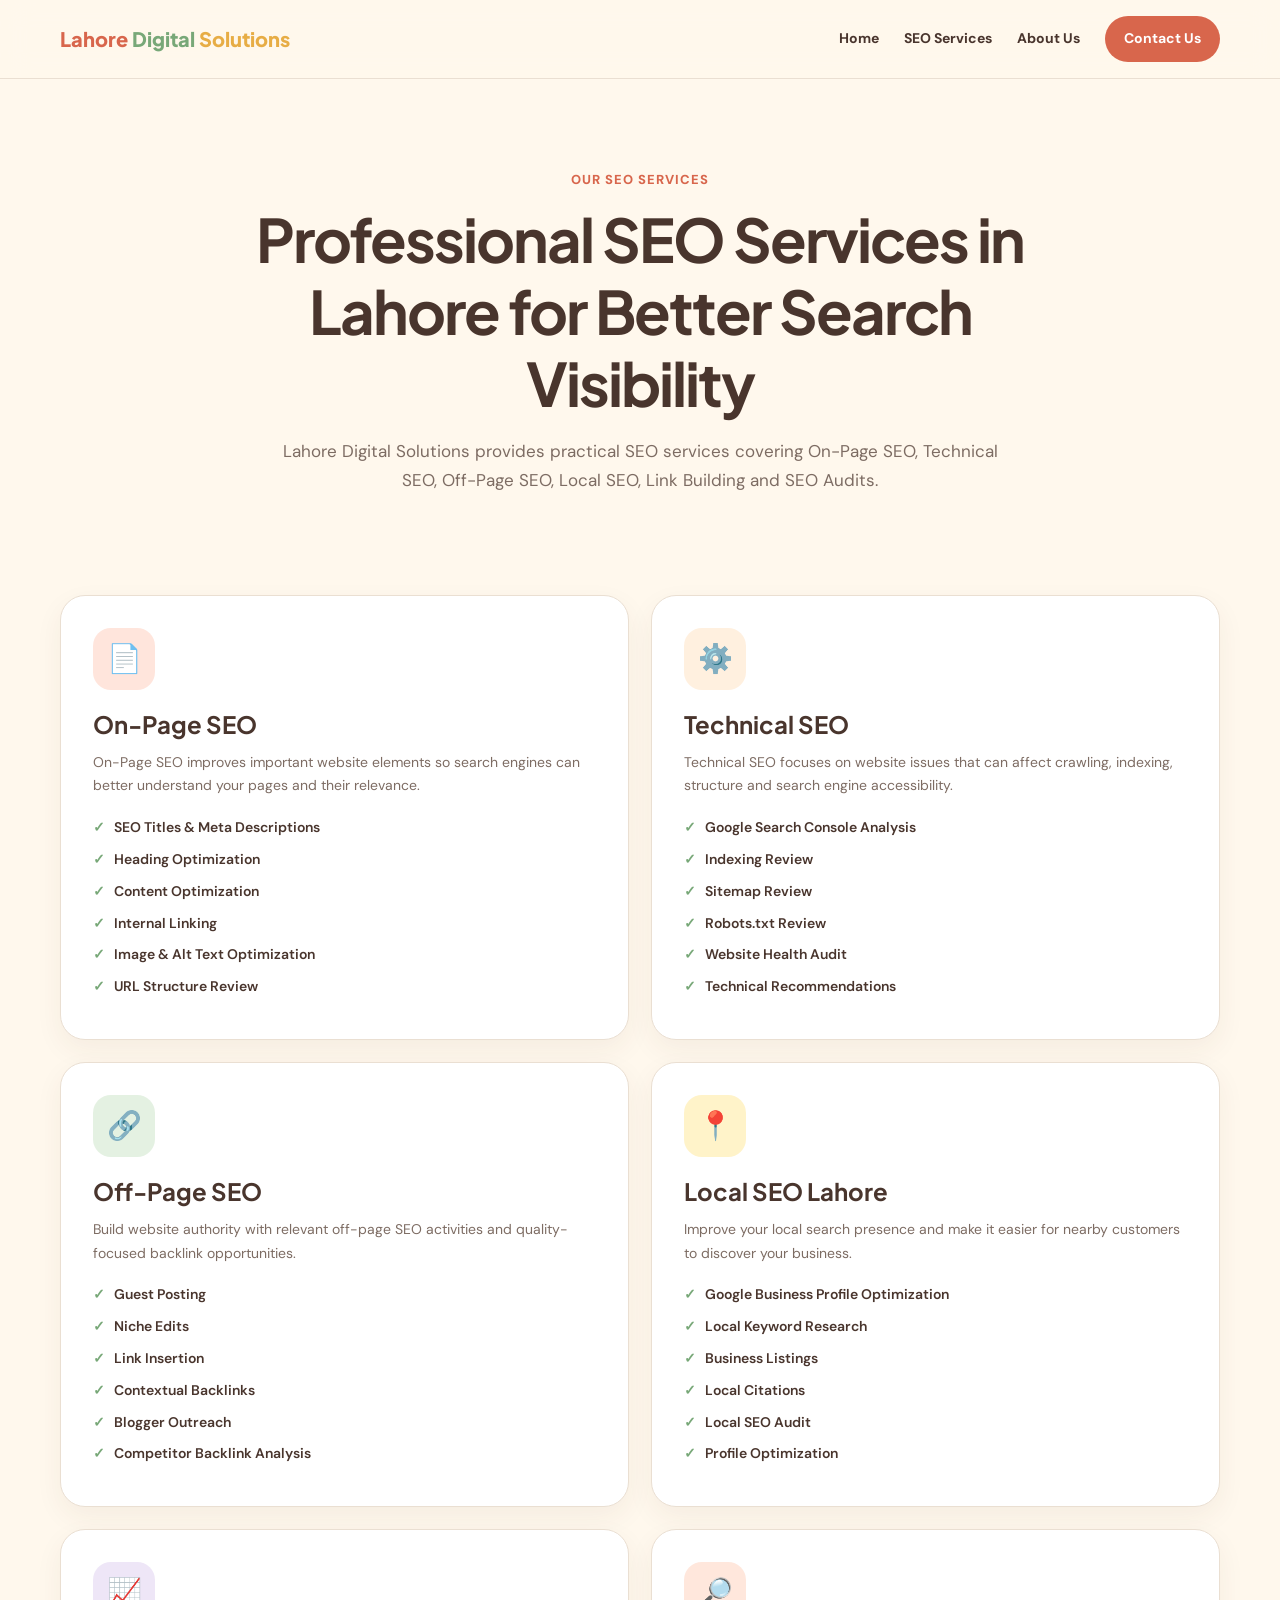
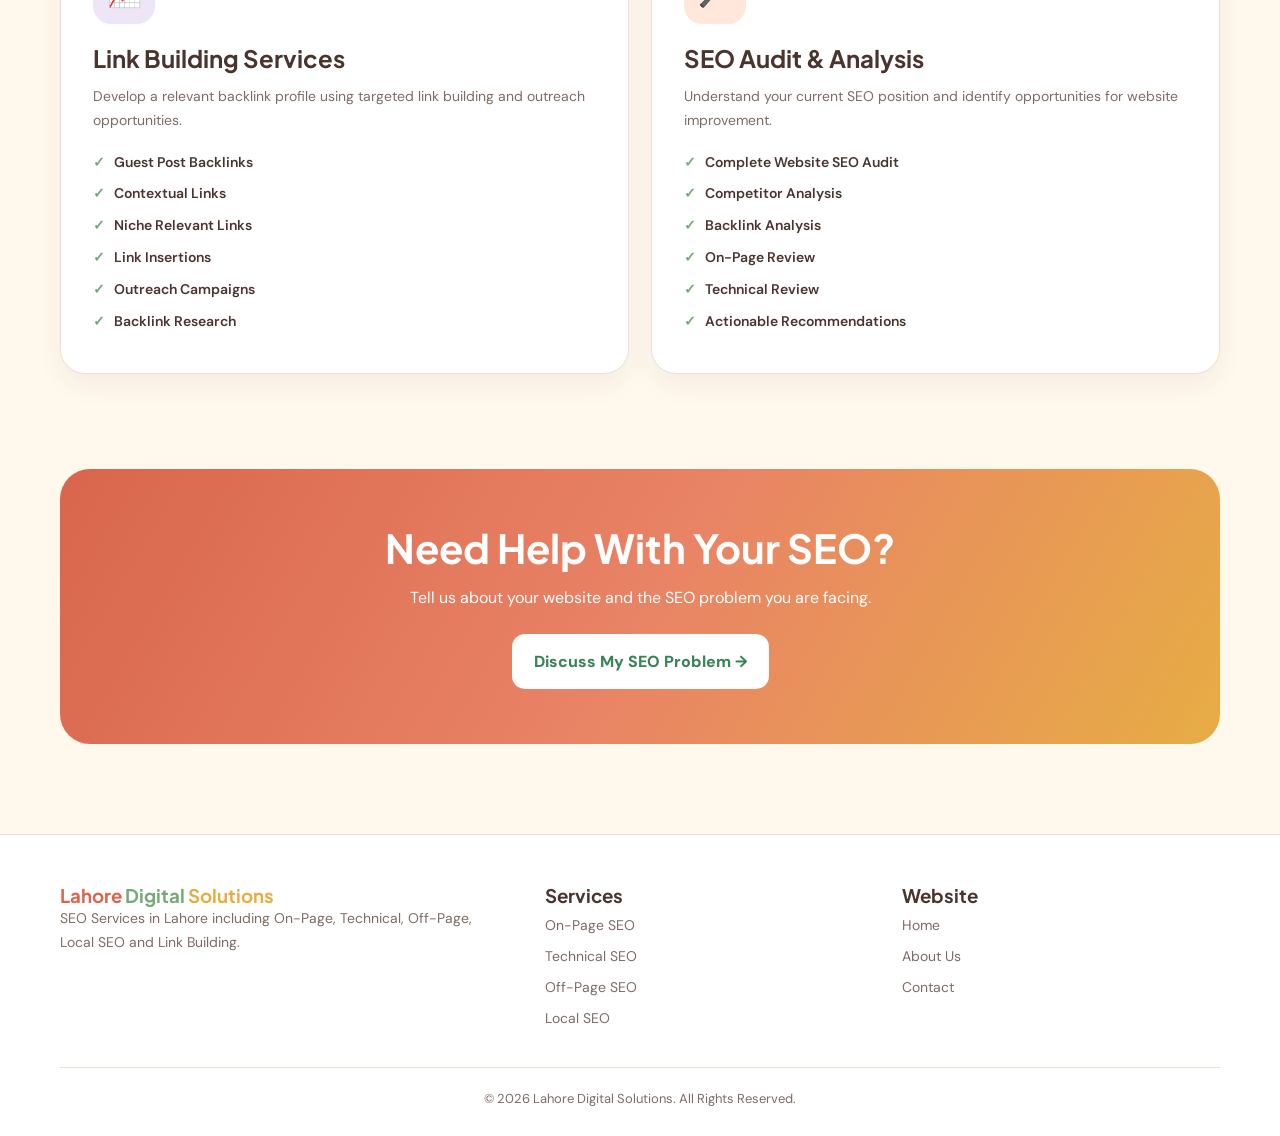
<file: services.html>
<!DOCTYPE html>
<html lang="en">
<head>
<meta charset="UTF-8">
<meta name="viewport" content="width=device-width, initial-scale=1.0">

<title>SEO Services in Lahore | On-Page, Technical & Off-Page SEO</title>

<meta name="description" content="Explore SEO services in Lahore from Lahore Digital Solutions including On-Page SEO, Technical SEO, Off-Page SEO, Local SEO, Link Building, Guest Posting and SEO Audits.">

<link rel="canonical" href="https://lahoredigitalsolutions.github.io/services.html">

<link rel="preconnect" href="https://fonts.googleapis.com">
<link rel="preconnect" href="https://fonts.gstatic.com" crossorigin>
<link href="https://fonts.googleapis.com/css2?family=DM+Sans:wght@400;500;600;700&family=Plus+Jakarta+Sans:wght@600;700;800&display=swap" rel="stylesheet">

<style>
:root{
--cream:#fff8ed;--white:#fffdf9;--brown:#49352d;--muted:#7d6c63;
--terra:#d8664c;--sage:#78a878;--gold:#e7ad45;--peach:#ffc49b;
--lav:#b69ad9;--border:#eadfd2;--shadow:0 18px 45px rgba(92,63,45,.10)
}
*{margin:0;padding:0;box-sizing:border-box;scroll-behavior:smooth}
body{font-family:"DM Sans",sans-serif;background:var(--cream);color:var(--brown);line-height:1.7}
h1,h2,h3{font-family:"Plus Jakarta Sans",sans-serif;line-height:1.2}
a{text-decoration:none;color:inherit}
.container{width:min(1160px,92%);margin:auto}
header{position:sticky;top:0;z-index:100;background:rgba(255,248,237,.95);backdrop-filter:blur(15px);border-bottom:1px solid var(--border)}
.nav{min-height:78px;display:flex;align-items:center;justify-content:space-between}
.logo{font-family:"Plus Jakarta Sans";font-size:20px;font-weight:800}
.logo span:nth-child(1){color:var(--terra)}.logo span:nth-child(2){color:var(--sage)}.logo span:nth-child(3){color:var(--gold)}
.navlinks{display:flex;gap:25px;align-items:center;font-size:14px;font-weight:700}
.navlinks a:hover{color:var(--terra)}
.navcta{background:var(--terra);color:white!important;padding:11px 19px;border-radius:50px}
.menu{display:none;border:0;background:none;font-size:27px;color:var(--brown)}
.hero{padding:90px 0 65px;text-align:center}
.label{color:var(--terra);font-size:13px;font-weight:800;text-transform:uppercase;letter-spacing:1px}
.hero h1{font-size:clamp(40px,5vw,60px);letter-spacing:-2px;margin:12px auto 18px;max-width:850px}
.hero p{max-width:720px;margin:auto;color:var(--muted);font-size:17px}
.services{padding:35px 0 95px}
.grid{display:grid;grid-template-columns:1fr 1fr;gap:22px}
.card{background:white;border:1px solid var(--border);border-radius:25px;padding:32px;box-shadow:0 10px 28px rgba(80,55,40,.06)}
.icon{width:62px;height:62px;border-radius:18px;display:grid;place-items:center;font-size:28px;margin-bottom:20px}
.i1{background:#ffe5dc}.i2{background:#fff0df}.i3{background:#e4f1e2}.i4{background:#fff3c9}.i5{background:#eee6f7}.i6{background:#ffe7dc}
.card h2{font-size:24px;margin-bottom:12px}
.card p{color:var(--muted);font-size:14px;margin-bottom:18px}
.card ul{list-style:none}
.card li{font-size:14px;font-weight:600;margin:8px 0}
.card li:before{content:"✓";color:var(--sage);font-weight:900;margin-right:9px}
.cta{padding:0 0 90px}
.ctabox{background:linear-gradient(120deg,#d8664c,#e98366,#e7ad45);color:white;border-radius:30px;text-align:center;padding:55px 25px}
.ctabox h2{font-size:40px;margin-bottom:12px}
.ctabox p{max-width:650px;margin:0 auto 22px}
.btn{display:inline-block;background:white;color:#398357;padding:14px 22px;border-radius:13px;font-weight:800}
footer{background:white;border-top:1px solid var(--border);padding:50px 0 25px}
.footergrid{display:grid;grid-template-columns:1.4fr 1fr 1fr;gap:40px;margin-bottom:30px}
footer p,footer li{color:var(--muted);font-size:14px}
footer ul{list-style:none}footer li{margin:7px 0}
.copy{text-align:center;border-top:1px solid var(--border);padding-top:20px;color:var(--muted);font-size:13px}
@media(max-width:800px){
.navlinks{display:none;position:absolute;top:78px;left:4%;right:4%;background:white;padding:20px;border-radius:18px;box-shadow:var(--shadow);flex-direction:column;align-items:stretch}
.navlinks.active{display:flex}.menu{display:block}.grid{grid-template-columns:1fr}.footergrid{grid-template-columns:1fr}
}
</style>
</head>

<body>

<header>
<div class="container nav">

<a href="index.html" class="logo">
<span>Lahore</span><span> Digital</span><span> Solutions</span>
</a>

<button class="menu" onclick="toggleMenu()">☰</button>

<nav class="navlinks" id="nav">
<a href="index.html">Home</a>
<a href="services.html">SEO Services</a>
<a href="about.html">About Us</a>
<a href="contact.html" class="navcta">Contact Us</a>
</nav>

</div>
</header>

<section class="hero">
<div class="container">

<div class="label">Our SEO Services</div>

<h1>
Professional SEO Services in Lahore for Better Search Visibility
</h1>

<p>
Lahore Digital Solutions provides practical SEO services covering
On-Page SEO, Technical SEO, Off-Page SEO, Local SEO, Link Building
and SEO Audits.
</p>

</div>
</section>

<section class="services">
<div class="container">

<div class="grid">

<article class="card" id="on-page">
<div class="icon i1">📄</div>
<h2>On-Page SEO</h2>
<p>
On-Page SEO improves important website elements so search engines
can better understand your pages and their relevance.
</p>
<ul>
<li>SEO Titles & Meta Descriptions</li>
<li>Heading Optimization</li>
<li>Content Optimization</li>
<li>Internal Linking</li>
<li>Image & Alt Text Optimization</li>
<li>URL Structure Review</li>
</ul>
</article>

<article class="card" id="technical">
<div class="icon i2">⚙️</div>
<h2>Technical SEO</h2>
<p>
Technical SEO focuses on website issues that can affect crawling,
indexing, structure and search engine accessibility.
</p>
<ul>
<li>Google Search Console Analysis</li>
<li>Indexing Review</li>
<li>Sitemap Review</li>
<li>Robots.txt Review</li>
<li>Website Health Audit</li>
<li>Technical Recommendations</li>
</ul>
</article>

<article class="card" id="off-page">
<div class="icon i3">🔗</div>
<h2>Off-Page SEO</h2>
<p>
Build website authority with relevant off-page SEO activities
and quality-focused backlink opportunities.
</p>
<ul>
<li>Guest Posting</li>
<li>Niche Edits</li>
<li>Link Insertion</li>
<li>Contextual Backlinks</li>
<li>Blogger Outreach</li>
<li>Competitor Backlink Analysis</li>
</ul>
</article>

<article class="card" id="local">
<div class="icon i4">📍</div>
<h2>Local SEO Lahore</h2>
<p>
Improve your local search presence and make it easier for nearby
customers to discover your business.
</p>
<ul>
<li>Google Business Profile Optimization</li>
<li>Local Keyword Research</li>
<li>Business Listings</li>
<li>Local Citations</li>
<li>Local SEO Audit</li>
<li>Profile Optimization</li>
</ul>
</article>

<article class="card" id="link-building">
<div class="icon i5">📈</div>
<h2>Link Building Services</h2>
<p>
Develop a relevant backlink profile using targeted link building
and outreach opportunities.
</p>
<ul>
<li>Guest Post Backlinks</li>
<li>Contextual Links</li>
<li>Niche Relevant Links</li>
<li>Link Insertions</li>
<li>Outreach Campaigns</li>
<li>Backlink Research</li>
</ul>
</article>

<article class="card" id="audit">
<div class="icon i6">🔎</div>
<h2>SEO Audit & Analysis</h2>
<p>
Understand your current SEO position and identify opportunities
for website improvement.
</p>
<ul>
<li>Complete Website SEO Audit</li>
<li>Competitor Analysis</li>
<li>Backlink Analysis</li>
<li>On-Page Review</li>
<li>Technical Review</li>
<li>Actionable Recommendations</li>
</ul>
</article>

</div>
</div>
</section>

<section class="cta">
<div class="container">
<div class="ctabox">
<h2>Need Help With Your SEO?</h2>
<p>
Tell us about your website and the SEO problem you are facing.
</p>
<a href="contact.html" class="btn">Discuss My SEO Problem →</a>
</div>
</div>
</section>

<footer>
<div class="container">

<div class="footergrid">

<div>
<h3>
<span style="color:#d8664c">Lahore</span>
<span style="color:#78a878"> Digital</span>
<span style="color:#e7ad45"> Solutions</span>
</h3>
<p>
SEO Services in Lahore including On-Page, Technical,
Off-Page, Local SEO and Link Building.
</p>
</div>

<div>
<h3>Services</h3>
<ul>
<li><a href="#on-page">On-Page SEO</a></li>
<li><a href="#technical">Technical SEO</a></li>
<li><a href="#off-page">Off-Page SEO</a></li>
<li><a href="#local">Local SEO</a></li>
</ul>
</div>

<div>
<h3>Website</h3>
<ul>
<li><a href="index.html">Home</a></li>
<li><a href="about.html">About Us</a></li>
<li><a href="contact.html">Contact</a></li>
</ul>
</div>

</div>

<div class="copy">
© <span id="year"></span> Lahore Digital Solutions. All Rights Reserved.
</div>

</div>
</footer>

<script>
function toggleMenu(){document.getElementById("nav").classList.toggle("active")}
document.getElementById("year").textContent=new Date().getFullYear();
</script>

</body>
</html>
</file>
<file: style.css>
/* =========================================================
   Lahore Digital Solutions — Design tokens
   Palette: warm forest green + marigold gold on ivory
   (deliberately avoiding blue / black / stock terracotta)
   ========================================================= */
:root{
  --bg:        #FBF6EC;   /* warm ivory */
  --bg-alt:    #F1E8D6;   /* deeper cream for alternating sections */
  --panel:     #FFFFFF;
  --ink:       #1E2B21;   /* deep forest-charcoal, not pure black */
  --ink-soft:  #4B5A4D;
  --primary:   #1F4D3A;   /* deep forest green */
  --primary-2: #2E6B4F;   /* lighter forest for gradients/hover */
  --accent:    #E2A335;   /* warm marigold gold */
  --accent-2:  #F0C36B;   /* soft gold highlight */
  --coral:     #E88B6B;   /* warm coral, decorative only */
  --line:      #E1D6BE;
  --radius-s:  10px;
  --radius-m:  18px;
  --radius-l:  28px;
  --shadow:    0 10px 30px rgba(31,77,58,.10);
  --maxw:      1180px;
}

*{box-sizing:border-box;}
html{scroll-behavior:smooth;}
body{
  margin:0;
  background:var(--bg);
  color:var(--ink);
  font-family:'Manrope', system-ui, sans-serif;
  font-size:17px;
  line-height:1.6;
}
h1,h2,h3,h4{
  font-family:'Fraunces', Georgia, serif;
  color:var(--primary);
  line-height:1.12;
  margin:0 0 .5em;
  font-weight:600;
  letter-spacing:-.01em;
}
h1{font-size:clamp(2.3rem,4.6vw,3.6rem); font-weight:560;}
h2{font-size:clamp(1.7rem,3vw,2.4rem);}
h3{font-size:1.25rem;}
p{margin:0 0 1em; max-width:62ch;}
a{color:var(--primary-2); text-decoration:none;}
img{max-width:100%; display:block;}
ul{padding-left:1.1em;}
.container{max-width:var(--maxw); margin:0 auto; padding:0 24px;}
.section{padding:84px 0;}
.section-alt{background:var(--bg-alt);}
.eyebrow{
  color:var(--primary-2);
  font-weight:700;
  font-size:.82rem;
  margin-bottom:.6em;
}
.kicker{color:var(--ink-soft); max-width:60ch;}

/* buttons */
.btn{
  display:inline-flex; align-items:center; gap:8px;
  padding:14px 26px;
  border-radius:999px;
  font-weight:700;
  font-size:.98rem;
  cursor:pointer;
  border:2px solid transparent;
  transition:transform .18s ease, box-shadow .18s ease;
}
.btn:hover{transform:translateY(-2px);}
.btn-primary{background:var(--primary); color:#fff;}
.btn-primary:hover{box-shadow:0 12px 24px rgba(31,77,58,.28);}
.btn-accent{background:var(--accent); color:#2A1D02;}
.btn-accent:hover{box-shadow:0 12px 24px rgba(226,163,53,.35);}
.btn-outline{background:transparent; border-color:var(--primary); color:var(--primary);}

/* ---------- header ---------- */
header.site-header{
  position:sticky; top:0; z-index:50;
  background:rgba(251,246,236,.92);
  backdrop-filter:blur(8px);
  border-bottom:1px solid var(--line);
}
.nav-row{
  display:flex; align-items:center; justify-content:space-between;
  padding:16px 24px; max-width:var(--maxw); margin:0 auto;
}
.logo{
  font-family:'Fraunces',serif; font-weight:600; font-size:1.3rem; color:var(--primary);
  display:flex; align-items:center; gap:8px;
}
.logo span{color:var(--accent);}
nav.main-nav{display:flex; gap:28px; align-items:center;}
nav.main-nav a{
  color:var(--ink); font-weight:600; font-size:.96rem;
  padding:6px 2px; border-bottom:2px solid transparent;
}
nav.main-nav a:hover, nav.main-nav a.active{border-color:var(--accent); color:var(--primary);}
.nav-cta{display:flex; align-items:center; gap:18px;}
.menu-toggle{display:none; background:none; border:none; font-size:1.6rem; color:var(--primary); cursor:pointer;}

@media (max-width:860px){
  nav.main-nav{
    position:absolute; top:100%; left:0; right:0;
    background:var(--panel); flex-direction:column; align-items:flex-start;
    padding:18px 24px; gap:14px; border-bottom:1px solid var(--line);
    display:none;
  }
  nav.main-nav.open{display:flex;}
  .menu-toggle{display:block;}
}

/* ---------- hero ---------- */
.hero{padding:70px 0 40px;}
.hero-grid{display:grid; grid-template-columns:1.1fr .9fr; gap:56px; align-items:center;}
@media (max-width:900px){.hero-grid{grid-template-columns:1fr;}}
.hero-badge{
  display:inline-block; background:var(--bg-alt); border:1px solid var(--line);
  color:var(--primary-2); padding:6px 14px; border-radius:999px; font-size:.82rem; font-weight:700;
  margin-bottom:18px;
}
.hero-actions{display:flex; gap:16px; flex-wrap:wrap; margin-top:26px;}
.hero-stats{display:flex; gap:28px; margin-top:38px; flex-wrap:wrap;}
.hero-stats div b{display:block; font-family:'Fraunces',serif; font-size:1.6rem; color:var(--primary);}
.hero-stats div span{font-size:.85rem; color:var(--ink-soft);}
.hero-visual{
  background:linear-gradient(160deg,var(--primary) 0%, var(--primary-2) 100%);
  border-radius:var(--radius-l); padding:34px; color:#fff; position:relative; overflow:hidden;
}
.hero-visual .rank-row{display:flex; justify-content:space-between; align-items:center; padding:10px 0; border-bottom:1px solid rgba(255,255,255,.18); font-size:.92rem;}
.hero-visual .rank-row:last-child{border-bottom:none;}
.hero-visual .rank-badge{background:var(--accent); color:#2A1D02; font-weight:800; border-radius:8px; padding:2px 10px; font-size:.82rem;}
.hero-visual h4{color:#fff; margin-bottom:16px; font-size:1.05rem;}

/* ---------- cards / grids ---------- */
.grid{display:grid; gap:24px;}
.grid-3{grid-template-columns:repeat(3,1fr);}
.grid-2{grid-template-columns:repeat(2,1fr);}
@media (max-width:900px){.grid-3{grid-template-columns:1fr 1fr;} }
@media (max-width:640px){.grid-3, .grid-2{grid-template-columns:1fr;}}

.card{
  background:var(--panel); border:1px solid var(--line); border-radius:var(--radius-m);
  padding:28px; box-shadow:var(--shadow);
}
.card .num{font-family:'Fraunces',serif; color:var(--accent); font-size:1rem; font-weight:700; margin-bottom:10px;}

.service-card{
  background:var(--panel); border-radius:var(--radius-m); padding:30px;
  border-top:4px solid var(--accent);
  box-shadow:var(--shadow);
}
.service-card h3{margin-bottom:.4em;}
.service-card ul{margin:14px 0 0; padding-left:1.1em; color:var(--ink-soft); font-size:.95rem;}
.service-card ul li{margin-bottom:4px;}

/* ---------- process ---------- */
.steps{display:grid; grid-template-columns:repeat(4,1fr); gap:20px; counter-reset:step;}
@media (max-width:900px){.steps{grid-template-columns:1fr 1fr;}}
@media (max-width:560px){.steps{grid-template-columns:1fr;}}
.step{position:relative; padding:26px 20px 20px; background:var(--panel); border-radius:var(--radius-m); border:1px solid var(--line);}
.step::before{
  counter-increment:step; content:counter(step);
  position:absolute; top:-16px; left:20px;
  width:34px; height:34px; border-radius:50%;
  background:var(--primary); color:#fff; font-family:'Fraunces',serif; font-weight:700;
  display:flex; align-items:center; justify-content:center;
}

/* ---------- reviews marquee (continuous, non-stop) ---------- */
.reviews-wrap{overflow:hidden; position:relative; -webkit-mask-image:linear-gradient(90deg,transparent,#000 6%,#000 94%,transparent); mask-image:linear-gradient(90deg,transparent,#000 6%,#000 94%,transparent);}
.marquee-track{display:flex; gap:20px; width:max-content; animation:scrollLeft 90s linear infinite;}
.marquee-track.reverse{animation:scrollRight 100s linear infinite;}
.reviews-wrap:hover .marquee-track{animation-play-state:running;} /* never pauses on hover, kept intentionally running */
@keyframes scrollLeft{from{transform:translateX(0);} to{transform:translateX(-50%);}}
@keyframes scrollRight{from{transform:translateX(-50%);} to{transform:translateX(0);}}

.review-card{
  flex:0 0 320px; background:var(--panel); border:1px solid var(--line);
  border-radius:var(--radius-m); padding:22px; box-shadow:var(--shadow);
}
.review-card .stars{color:var(--accent); letter-spacing:2px; margin-bottom:10px; font-size:.95rem;}
.review-card p{font-size:.94rem; color:var(--ink-soft); margin-bottom:14px;}
.review-card .who{display:flex; align-items:center; gap:10px;}
.review-card .avatar{
  width:38px; height:38px; border-radius:50%; background:var(--bg-alt); color:var(--primary);
  display:flex; align-items:center; justify-content:center; font-weight:700; font-family:'Fraunces',serif;
}
.review-card .who b{display:block; font-size:.92rem;}
.review-card .who span{font-size:.8rem; color:var(--ink-soft);}
.reviews-note{text-align:center; color:var(--ink-soft); font-size:.85rem; margin-top:18px;}

@media (prefers-reduced-motion: reduce){
  .marquee-track{animation-duration:280s;}
}

/* ---------- FAQ ---------- */
.faq-list details{
  background:var(--panel); border:1px solid var(--line); border-radius:var(--radius-s);
  padding:18px 22px; margin-bottom:14px;
}
.faq-list summary{
  font-weight:700; color:var(--primary); cursor:pointer; list-style:none; position:relative; padding-right:26px;
}
.faq-list summary::-webkit-details-marker{display:none;}
.faq-list summary::after{content:'+'; position:absolute; right:0; top:0; color:var(--accent); font-size:1.3rem;}
.faq-list details[open] summary::after{content:'\2212';}
.faq-list p{margin-top:12px; color:var(--ink-soft);}

/* ---------- CTA band ---------- */
.cta-band{
  background:linear-gradient(120deg,var(--primary),var(--primary-2));
  color:#fff; border-radius:var(--radius-l); padding:60px 44px; text-align:center;
}
.cta-band h2{color:#fff;}
.cta-band p{color:#EAF3EC; margin:0 auto 22px;}

/* ---------- forms (contact page) ---------- */
.form-card{background:var(--panel); border:1px solid var(--line); border-radius:var(--radius-l); padding:36px; box-shadow:var(--shadow);}
.form-row{display:grid; grid-template-columns:1fr 1fr; gap:16px;}
@media (max-width:640px){.form-row{grid-template-columns:1fr;}}
label{display:block; font-weight:700; font-size:.88rem; margin-bottom:6px; color:var(--primary);}
input, select, textarea{
  width:100%; padding:12px 14px; border:1px solid var(--line); border-radius:var(--radius-s);
  font-family:inherit; font-size:.96rem; margin-bottom:16px; background:#fff; color:var(--ink);
}
textarea{min-height:120px; resize:vertical;}
.contact-info{display:flex; flex-direction:column; gap:18px;}
.contact-info .item{display:flex; gap:14px; align-items:flex-start;}
.contact-info .icon{
  width:42px; height:42px; border-radius:12px; background:var(--bg-alt); color:var(--primary);
  display:flex; align-items:center; justify-content:center; font-weight:700; flex:none;
}

/* ---------- footer ---------- */
footer{background:var(--primary); color:#EAF3EC; padding:60px 0 30px; margin-top:40px;}
.footer-grid{display:grid; grid-template-columns:1.4fr 1fr 1fr 1fr; gap:32px;}
@media (max-width:800px){.footer-grid{grid-template-columns:1fr 1fr;}}
@media (max-width:520px){.footer-grid{grid-template-columns:1fr;}}
footer h4{color:#fff; font-family:'Manrope',sans-serif; font-size:.95rem; margin-bottom:14px;}
footer a{color:#CFE3D5;}
footer a:hover{color:var(--accent-2);}
footer .logo{color:#fff;}
.footer-bottom{
  border-top:1px solid rgba(255,255,255,.15); margin-top:40px; padding-top:22px;
  display:flex; justify-content:space-between; flex-wrap:wrap; gap:10px; font-size:.85rem; color:#BFD6C6;
}

/* misc */
.breadcrumb{font-size:.85rem; color:var(--ink-soft); margin-bottom:10px;}
.breadcrumb a{color:var(--primary-2);}
.tag-list{display:flex; flex-wrap:wrap; gap:8px; margin-top:18px;}
.tag-list span{background:var(--bg-alt); border:1px solid var(--line); color:var(--ink-soft); font-size:.78rem; padding:5px 12px; border-radius:999px;}
</file>
